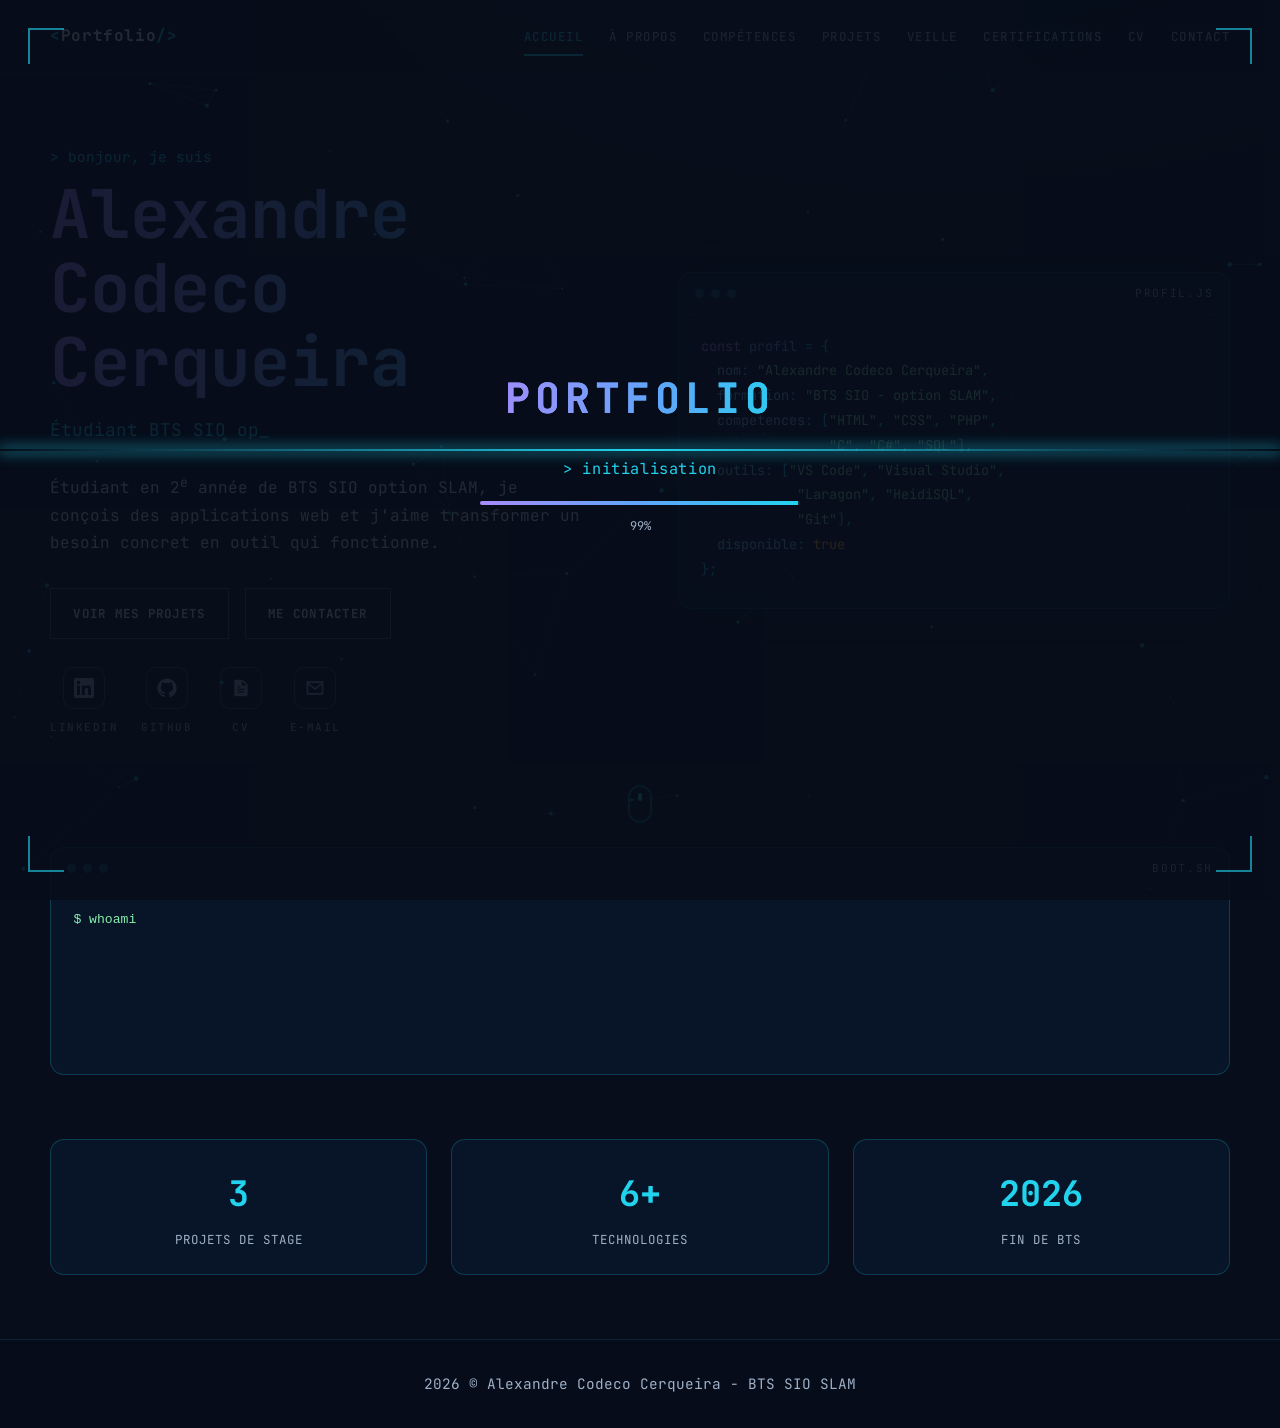
<file: index.html>
<!DOCTYPE html>
<html lang="fr">
<head>
  <meta charset="UTF-8">
  <meta name="viewport" content="width=device-width, initial-scale=1.0">
  <meta name="description" content="Portfolio d'Alexandre Codeco Cerqueira, étudiant en BTS SIO option SLAM (développement d'applications).">
  <title>Alexandre Codeco Cerqueira | Portfolio BTS SIO SLAM</title>

  <link rel="preconnect" href="https://fonts.googleapis.com">
  <link rel="preconnect" href="https://fonts.gstatic.com" crossorigin>
  <link href="https://fonts.googleapis.com/css2?family=JetBrains+Mono:wght@400;500;700&display=swap" rel="stylesheet">
  <link rel="stylesheet" href="css/style.css">
</head>
<body>
  <!-- Écran de chargement affiché avant la page d'accueil -->
  <div class="loader" id="loader" role="status" aria-label="Chargement du portfolio">
    <span class="loader-corner loader-corner--tl" aria-hidden="true"></span>
    <span class="loader-corner loader-corner--tr" aria-hidden="true"></span>
    <span class="loader-corner loader-corner--bl" aria-hidden="true"></span>
    <span class="loader-corner loader-corner--br" aria-hidden="true"></span>
    <span class="loader-scanline" aria-hidden="true"></span>

    <div class="loader-box">
      <h2 class="loader-title glitch" data-text="PORTFOLIO">PORTFOLIO</h2>
      <p class="loader-line">&gt; initialisation<span class="loader-dots" id="loader-dots"></span></p>
      <div class="loader-bar"><div class="loader-fill" id="loader-fill"></div></div>
      <p class="loader-pct" id="loader-pct">0%</p>
    </div>
  </div>

  <canvas id="bg-canvas" aria-hidden="true"></canvas>
  <div class="cursor-dot" aria-hidden="true"></div>
  <div class="cursor-ring" aria-hidden="true"></div>

  <header class="site-header">
    <nav class="container nav" aria-label="Navigation principale">
      <a href="index.html" class="logo">Portfolio</a>

      <button class="nav-toggle" aria-label="Ouvrir le menu" aria-expanded="false" aria-controls="nav-links">
        <span></span><span></span><span></span>
      </button>

      <ul class="nav-links" id="nav-links">
        <li><a href="index.html" aria-current="page">Accueil</a></li>
        <li><a href="apropos.html">À propos</a></li>
        <li><a href="competences.html">Compétences</a></li>
        <li><a href="projets.html">Projets</a></li>
        <li><a href="veille.html">Veille</a></li>
        <li><a href="certifications.html">Certifications</a></li>
        <li><a href="cv.html">CV</a></li>
        <li><a href="contact.html">Contact</a></li>
      </ul>
    </nav>
  </header>

  <main>
    <section class="container hero">
      <div class="hero-text reveal">
        <p class="eyebrow">&gt; bonjour, je suis</p>
        <h1 class="gradient-text glitch" data-text="Alexandre Codeco Cerqueira">Alexandre Codeco Cerqueira</h1>
        <p class="role"><span id="typed"></span><span class="caret" aria-hidden="true">_</span></p>
        <p class="intro">
          Étudiant en 2<sup>e</sup> année de BTS SIO option SLAM, je conçois des applications web
          et j'aime transformer un besoin concret en outil qui fonctionne.
        </p>
        <div class="hero-actions">
          <a href="projets.html" class="btn">Voir mes projets</a>
          <a href="contact.html" class="btn">Me contacter</a>
        </div>

        <!-- Icônes de réseaux : TODO remplace l'URL LinkedIn par ton vrai profil -->
        <div class="social-row">
          <a href="https://www.linkedin.com/in/alexandre-codeco-cerqueira-8b853b3ab/" target="_blank" rel="noopener" class="social-item" aria-label="LinkedIn">
            <span class="social-icon"><svg viewBox="0 0 24 24" fill="currentColor" aria-hidden="true"><path d="M20.45 20.45h-3.56v-5.57c0-1.33-.02-3.04-1.85-3.04-1.86 0-2.14 1.45-2.14 2.94v5.67H9.34V9h3.42v1.56h.05c.48-.9 1.64-1.85 3.38-1.85 3.61 0 4.28 2.38 4.28 5.47v6.27ZM5.34 7.43a2.07 2.07 0 1 1 0-4.14 2.07 2.07 0 0 1 0 4.14ZM7.12 20.45H3.56V9h3.56v11.45ZM22.22 0H1.77C.8 0 0 .78 0 1.75v20.5C0 23.22.8 24 1.77 24h20.45C23.2 24 24 23.22 24 22.25V1.75C24 .78 23.2 0 22.22 0Z"/></svg></span>
            <span class="social-label">LinkedIn</span>
          </a>
          <a href="https://github.com/alexandrecodeco40" target="_blank" rel="noopener" class="social-item" aria-label="GitHub">
            <span class="social-icon"><svg viewBox="0 0 24 24" fill="currentColor" aria-hidden="true"><path d="M12 .5C5.73.5.5 5.73.5 12.03c0 5.05 3.29 9.33 7.84 10.84.57.1.78-.25.78-.55 0-.27-.01-1.17-.02-2.12-3.19.69-3.86-1.36-3.86-1.36-.52-1.33-1.28-1.68-1.28-1.68-1.04-.71.08-.7.08-.7 1.16.08 1.76 1.19 1.76 1.19 1.03 1.76 2.7 1.25 3.36.95.1-.75.4-1.25.73-1.54-2.55-.29-5.23-1.27-5.23-5.68 0-1.25.45-2.28 1.18-3.08-.12-.29-.51-1.46.11-3.04 0 0 .96-.31 3.15 1.18a10.9 10.9 0 0 1 5.74 0c2.19-1.49 3.15-1.18 3.15-1.18.62 1.58.23 2.75.11 3.04.73.8 1.18 1.83 1.18 3.08 0 4.42-2.69 5.39-5.25 5.67.41.36.78 1.07.78 2.16 0 1.56-.01 2.81-.01 3.19 0 .3.21.66.79.55A10.53 10.53 0 0 0 23.5 12.03C23.5 5.73 18.27.5 12 .5Z"/></svg></span>
            <span class="social-label">GitHub</span>
          </a>
          <a href="cv/CV_Alexandre_Codeco_Cerqueira.pdf" target="_blank" rel="noopener" class="social-item" aria-label="CV (PDF)">
            <span class="social-icon"><svg viewBox="0 0 24 24" fill="currentColor" aria-hidden="true"><path d="M6 2a2 2 0 0 0-2 2v16a2 2 0 0 0 2 2h12a2 2 0 0 0 2-2V8l-6-6H6Zm7 1.5L18.5 9H13V3.5ZM8 13h8v1.5H8V13Zm0 3h8v1.5H8V16Zm0-6h3v1.5H8V10Z"/></svg></span>
            <span class="social-label">CV</span>
          </a>
          <a href="mailto:alexandrecodeco40@gmail.com" class="social-item" aria-label="E-mail">
            <span class="social-icon"><svg viewBox="0 0 24 24" fill="currentColor" aria-hidden="true"><path d="M2 4h20v16H2V4Zm2 2v.01L12 12l8-5.99V6H4Zm16 2.24-7.4 5.55a1 1 0 0 1-1.2 0L4 8.24V18h16V8.24Z"/></svg></span>
            <span class="social-label">E-mail</span>
          </a>
        </div>
      </div>

      <aside class="code-card reveal" id="code-card" aria-label="Aperçu du profil sous forme de code">
        <div class="code-card-bar">
          <span class="dots"><i></i><i></i><i></i></span>
          <span class="code-card-title">profil.js</span>
        </div>
<pre><code id="profil-code"><span class="c-key">const</span> <span class="c-var">profil</span> = {
  <span class="c-prop">nom</span>: <span class="c-str">"Alexandre Codeco Cerqueira"</span>,
  <span class="c-prop">formation</span>: <span class="c-str">"BTS SIO - option SLAM"</span>,
  <span class="c-prop">competences</span>: [<span class="c-str">"HTML"</span>, <span class="c-str">"CSS"</span>, <span class="c-str">"PHP"</span>,
                <span class="c-str">"C"</span>, <span class="c-str">"C#"</span>, <span class="c-str">"SQL"</span>],
  <span class="c-prop">outils</span>: [<span class="c-str">"VS Code"</span>, <span class="c-str">"Visual Studio"</span>,
            <span class="c-str">"Laragon"</span>, <span class="c-str">"HeidiSQL"</span>,
            <span class="c-str">"Git"</span>],
  <span class="c-prop">disponible</span>: <span class="c-bool">true</span>
};</code></pre>
      </aside>
    </section>

    <div class="scroll-indicator" aria-hidden="true">
      <span class="scroll-mouse"><span class="scroll-wheel"></span></span>
    </div>

    <!-- Écran "boot" façon vieux terminal, rempli ligne par ligne par main.js -->
    <section class="container reveal">
      <div class="boot-terminal" aria-label="Terminal de démarrage">
        <div class="code-card-bar">
          <span class="dots"><i></i><i></i><i></i></span>
          <span class="code-card-title">boot.sh</span>
        </div>
        <pre class="boot-output" id="boot-output" aria-hidden="true"></pre>
      </div>
    </section>

    <section class="container stats reveal">
      <div class="stat"><span class="stat-num">3</span><span class="stat-label">projets de stage</span></div>
      <div class="stat"><span class="stat-num">6+</span><span class="stat-label">technologies</span></div>
      <div class="stat"><span class="stat-num">2026</span><span class="stat-label">fin de BTS</span></div>
    </section>
  </main>

  <footer class="site-footer">
    <p>2026 © Alexandre Codeco Cerqueira - BTS SIO SLAM</p>
  </footer>

  <script src="js/main.js"></script>
</body>
</html>
</file>
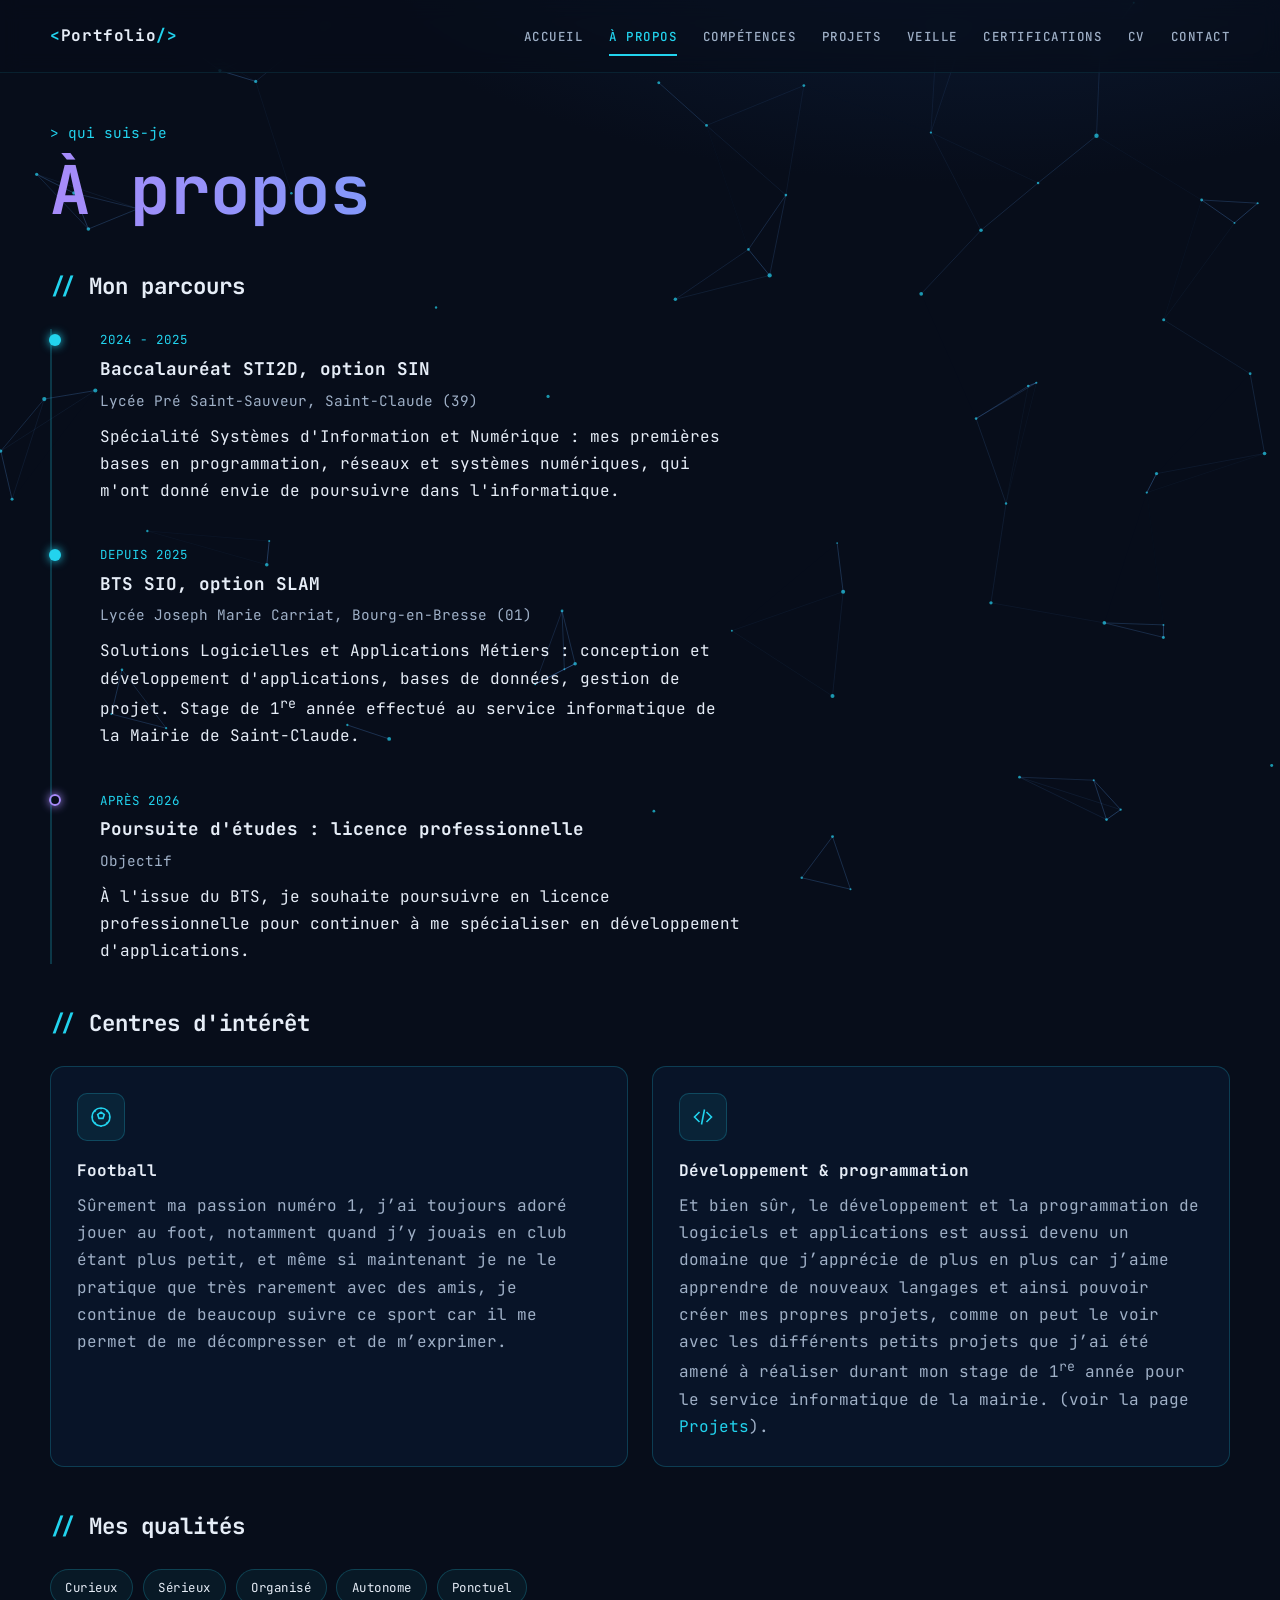
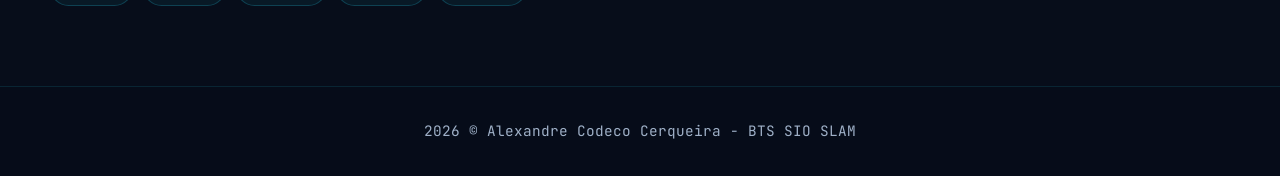
<file: apropos.html>
<!DOCTYPE html>
<html lang="fr">
<head>
  <meta charset="UTF-8">
  <meta name="viewport" content="width=device-width, initial-scale=1.0">
  <meta name="description" content="Parcours, formation et objectifs d'Alexandre Codeco Cerqueira, étudiant en BTS SIO SLAM.">
  <title>À propos | Alexandre Codeco Cerqueira</title>

  <link rel="preconnect" href="https://fonts.googleapis.com">
  <link rel="preconnect" href="https://fonts.gstatic.com" crossorigin>
  <link href="https://fonts.googleapis.com/css2?family=JetBrains+Mono:wght@400;500;700&display=swap" rel="stylesheet">
  <link rel="stylesheet" href="css/style.css">
</head>
<body>
  <canvas id="bg-canvas" aria-hidden="true"></canvas>
  <div class="cursor-dot" aria-hidden="true"></div>
  <div class="cursor-ring" aria-hidden="true"></div>

  <header class="site-header">
    <nav class="container nav" aria-label="Navigation principale">
      <a href="index.html" class="logo">Portfolio</a>

      <button class="nav-toggle" aria-label="Ouvrir le menu" aria-expanded="false" aria-controls="nav-links">
        <span></span><span></span><span></span>
      </button>

      <ul class="nav-links" id="nav-links">
        <li><a href="index.html">Accueil</a></li>
        <li><a href="apropos.html" aria-current="page">À propos</a></li>
        <li><a href="competences.html">Compétences</a></li>
        <li><a href="projets.html">Projets</a></li>
        <li><a href="veille.html">Veille</a></li>
        <li><a href="certifications.html">Certifications</a></li>
        <li><a href="cv.html">CV</a></li>
        <li><a href="contact.html">Contact</a></li>
      </ul>
    </nav>
  </header>

  <main class="container page">
    <section class="page-head reveal">
      <p class="eyebrow">&gt; qui suis-je</p>
      <h1 class="gradient-text">À propos</h1>
    </section>

    <!-- Parcours scolaire présenté comme une frise / timeline -->
    <section class="reveal">
      <h2 class="section-title">Mon parcours</h2>
      <ol class="timeline">
        <li class="timeline-item">
          <span class="timeline-dot"></span>
          <div class="timeline-content">
            <p class="timeline-date">2024 - 2025</p>
            <h3>Baccalauréat STI2D, option SIN</h3>
            <p class="timeline-sub">Lycée Pré Saint-Sauveur, Saint-Claude (39)</p>
            <p>
              Spécialité Systèmes d'Information et Numérique : mes premières bases en programmation,
              réseaux et systèmes numériques, qui m'ont donné envie de poursuivre dans l'informatique.
            </p>
          </div>
        </li>
        <li class="timeline-item">
          <span class="timeline-dot"></span>
          <div class="timeline-content">
            <p class="timeline-date">Depuis 2025</p>
            <h3>BTS SIO, option SLAM</h3>
            <p class="timeline-sub">Lycée Joseph Marie Carriat, Bourg-en-Bresse (01)</p>
            <p>
              Solutions Logicielles et Applications Métiers : conception et développement d'applications,
              bases de données, gestion de projet. Stage de 1<sup>re</sup> année effectué au service
              informatique de la Mairie de Saint-Claude.
            </p>
          </div>
        </li>
        <li class="timeline-item">
          <span class="timeline-dot timeline-dot--future"></span>
          <div class="timeline-content">
            <p class="timeline-date">Après 2026</p>
            <h3>Poursuite d'études : licence professionnelle</h3>
            <p class="timeline-sub">Objectif</p>
            <p>
              À l'issue du BTS, je souhaite poursuivre en licence professionnelle pour continuer
              à me spécialiser en développement d'applications.
            </p>
          </div>
        </li>
      </ol>
    </section>

    <!-- Centres d'intérêt -->
    <section class="reveal">
      <h2 class="section-title">Centres d'intérêt</h2>

      <div class="interest-grid">
        <div class="interest-card">
          <div class="interest-icon">
            <svg viewBox="0 0 24 24" fill="none" stroke="currentColor" stroke-width="1.6" aria-hidden="true">
              <circle cx="12" cy="12" r="9"/>
              <path d="M12 7.2 15.3 9.6 14 13.4h-4L8.7 9.6 12 7.2Z"/>
              <path d="M12 3v1.2M12 20.8V22M3 12h1.2M19.8 12H21M5.6 5.6l1 1M17.4 17.4l1 1M18.4 5.6l-1 1M6.6 17.4l-1 1"/>
            </svg>
          </div>
          <h3>Football</h3>
          <p>Sûrement ma passion numéro 1, j’ai toujours adoré jouer au foot, notamment quand j’y jouais en club étant plus petit, et même si maintenant je ne le pratique que très rarement avec des amis, je continue de beaucoup suivre ce sport car il me permet de me décompresser et de m’exprimer.</p>
        </div>

        <div class="interest-card">
          <div class="interest-icon">
            <svg viewBox="0 0 24 24" fill="none" stroke="currentColor" stroke-width="1.6" aria-hidden="true">
              <path d="M8.5 7 3.5 12l5 5M15.5 7l5 5-5 5M13.5 4.5 10.5 19.5"/>
            </svg>
          </div>
          <h3>Développement &amp; programmation</h3>
          <p>
            Et bien sûr, le développement et la programmation de logiciels et applications est aussi devenu un domaine que j’apprécie de plus en plus car j’aime apprendre de nouveaux langages et ainsi pouvoir créer mes propres projets, comme on peut le voir avec les différents petits projets que j’ai été amené à réaliser durant mon stage de 1<sup>re</sup> année pour le service informatique de la mairie.
            (voir la page <a href="projets.html">Projets</a>).
          </p>
        </div>
      </div>
    </section>

    <!-- Qualités, tirées du CV -->
    <section class="reveal">
      <h2 class="section-title">Mes qualités</h2>
      <ul class="tag-list">
        <li class="tag">Curieux</li>
        <li class="tag">Sérieux</li>
        <li class="tag">Organisé</li>
        <li class="tag">Autonome</li>
        <li class="tag">Ponctuel</li>
      </ul>
    </section>
  </main>

  <footer class="site-footer">
    <p>2026 © Alexandre Codeco Cerqueira - BTS SIO SLAM</p>
  </footer>

  <script src="js/main.js"></script>
</body>
</html>
</file>
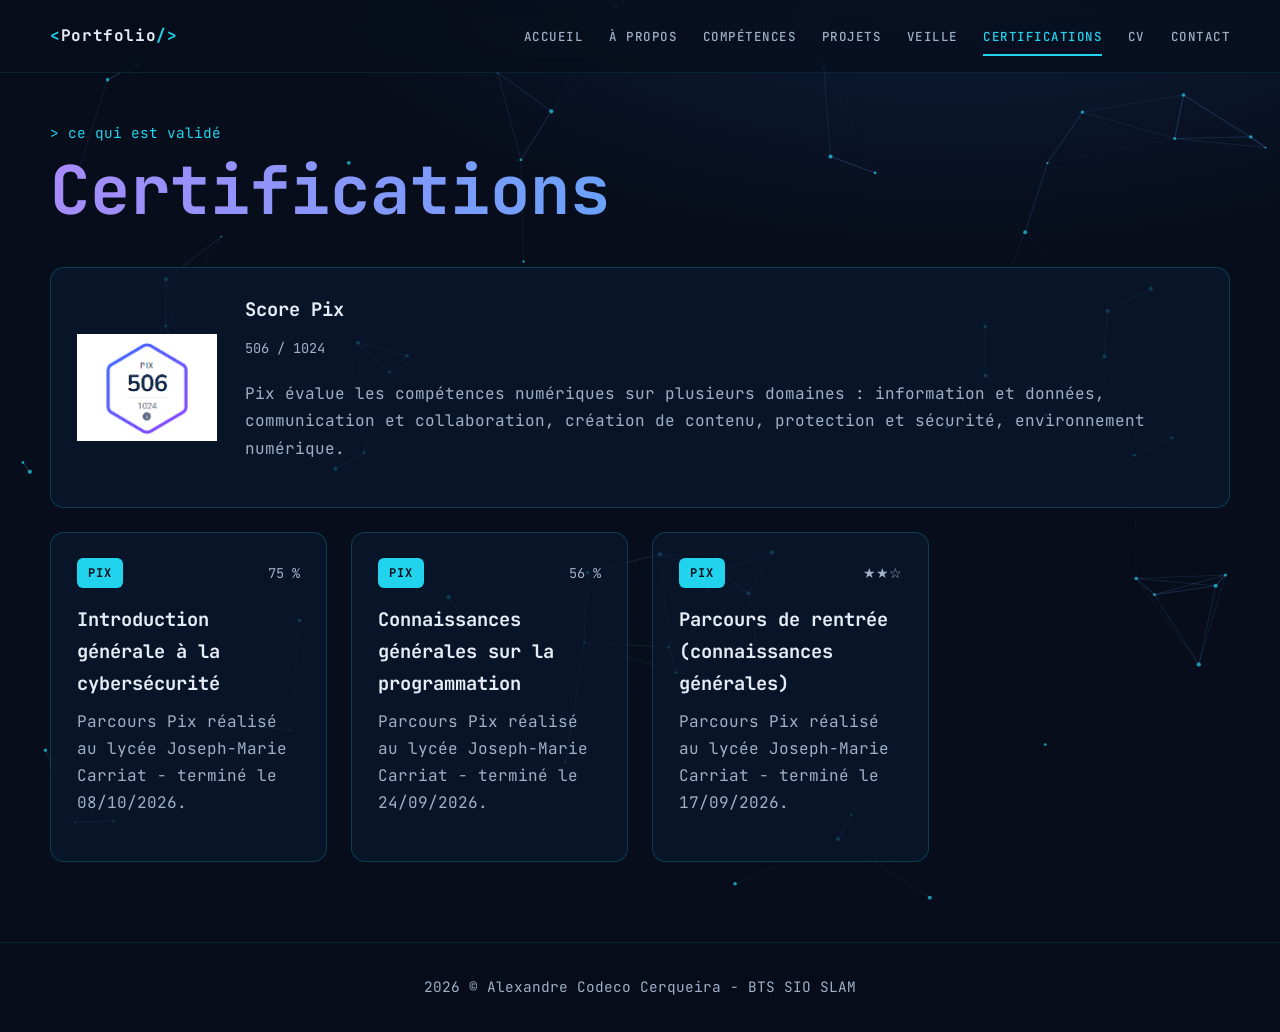
<file: certifications.html>
<!DOCTYPE html>
<html lang="fr">
<head>
  <meta charset="UTF-8">
  <meta name="viewport" content="width=device-width, initial-scale=1.0">
  <meta name="description" content="Certifications d'Alexandre Codeco Cerqueira, étudiant en BTS SIO SLAM.">
  <title>Certifications | Alexandre Codeco Cerqueira</title>

  <link rel="preconnect" href="https://fonts.googleapis.com">
  <link rel="preconnect" href="https://fonts.gstatic.com" crossorigin>
  <link href="https://fonts.googleapis.com/css2?family=JetBrains+Mono:wght@400;500;700&display=swap" rel="stylesheet">
  <link rel="stylesheet" href="css/style.css">
</head>
<body>
  <canvas id="bg-canvas" aria-hidden="true"></canvas>
  <div class="cursor-dot" aria-hidden="true"></div>
  <div class="cursor-ring" aria-hidden="true"></div>

  <header class="site-header">
    <nav class="container nav" aria-label="Navigation principale">
      <a href="index.html" class="logo">Portfolio</a>

      <button class="nav-toggle" aria-label="Ouvrir le menu" aria-expanded="false" aria-controls="nav-links">
        <span></span><span></span><span></span>
      </button>

      <ul class="nav-links" id="nav-links">
        <li><a href="index.html">Accueil</a></li>
        <li><a href="apropos.html">À propos</a></li>
        <li><a href="competences.html">Compétences</a></li>
        <li><a href="projets.html">Projets</a></li>
        <li><a href="veille.html">Veille</a></li>
        <li><a href="certifications.html" aria-current="page">Certifications</a></li>
        <li><a href="cv.html">CV</a></li>
        <li><a href="contact.html">Contact</a></li>
      </ul>
    </nav>
  </header>

  <main class="container page">
    <section class="page-head reveal">
      <p class="eyebrow">&gt; ce qui est validé</p>
      <h1 class="gradient-text">Certifications</h1>
    </section>

    <section class="reveal">
      <div class="cert-grid">
        <div class="cert-card cert-card--featured">
          <img class="cert-score-badge" src="img/pix-score-506.png" alt="Badge Pix : score 506 sur 1024">
          <div>
            <h3>Score Pix</h3>
            <p><span class="cert-score">506 / 1024</span></p>
            <p>
              Pix évalue les compétences numériques sur plusieurs domaines : information et données,
              communication et collaboration, création de contenu, protection et sécurité,
              environnement numérique.
            </p>
            <!-- TODO : si tu passes la certification Pix officielle (épreuve surveillée),
                 remplace ce paragraphe par le lien de vérification de ton certificat. -->
          </div>
        </div>

        <div class="cert-card">
          <div class="cert-card-top">
            <span class="cert-badge">PIX</span>
            <span class="cert-score">75 %</span>
          </div>
          <h3>Introduction générale à la cybersécurité</h3>
          <p>Parcours Pix réalisé au lycée Joseph-Marie Carriat - terminé le 08/10/2026.</p>
        </div>

        <div class="cert-card">
          <div class="cert-card-top">
            <span class="cert-badge">PIX</span>
            <span class="cert-score">56 %</span>
          </div>
          <h3>Connaissances générales sur la programmation</h3>
          <p>Parcours Pix réalisé au lycée Joseph-Marie Carriat - terminé le 24/09/2026.</p>
        </div>

        <div class="cert-card">
          <div class="cert-card-top">
            <span class="cert-badge">PIX</span>
            <span class="cert-score">★★☆</span>
          </div>
          <h3>Parcours de rentrée (connaissances générales)</h3>
          <p>Parcours Pix réalisé au lycée Joseph-Marie Carriat - terminé le 17/09/2026.</p>
        </div>

        <!-- TODO : si tu passes SecNumacadémie, Cisco, ou une autre certification plus tard,
             duplique un bloc <div class="cert-card">...</div> comme celui-ci pour l'ajouter. -->
      </div>
    </section>
  </main>

  <footer class="site-footer">
    <p>2026 © Alexandre Codeco Cerqueira - BTS SIO SLAM</p>
  </footer>

  <script src="js/main.js"></script>
</body>
</html>
</file>
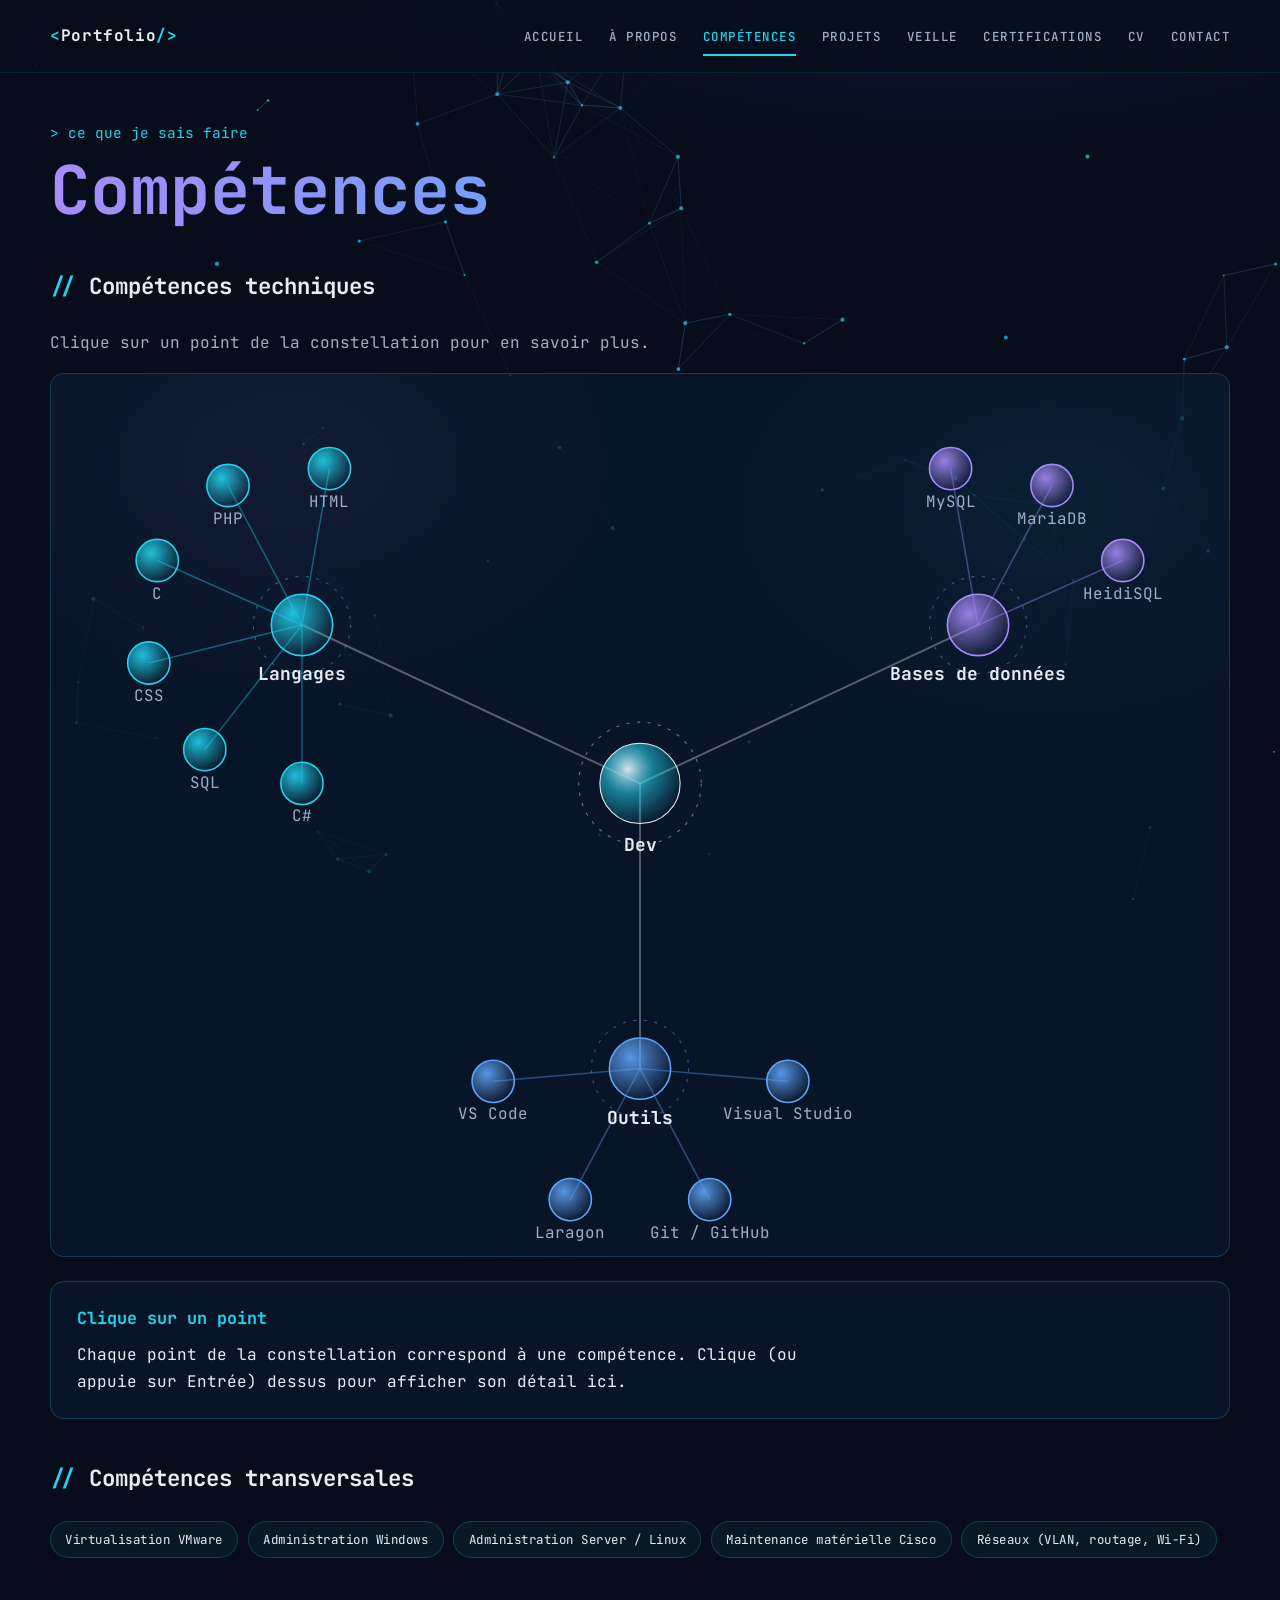
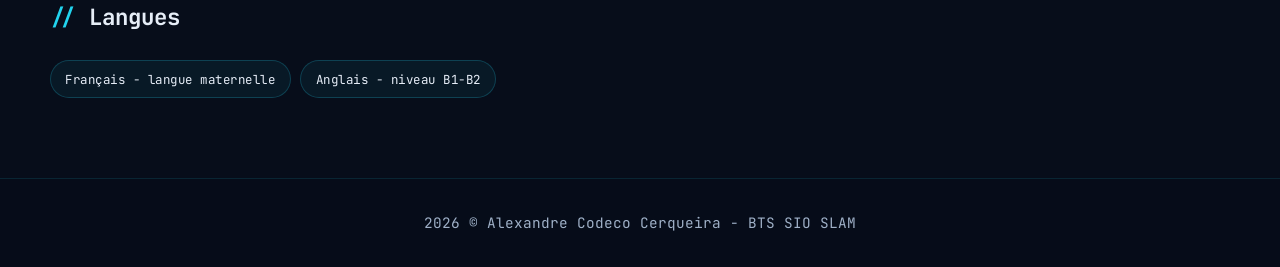
<file: competences.html>
<!DOCTYPE html>
<html lang="fr">
<head>
  <meta charset="UTF-8">
  <meta name="viewport" content="width=device-width, initial-scale=1.0">
  <meta name="description" content="Compétences techniques et transversales d'Alexandre Codeco Cerqueira, étudiant en BTS SIO SLAM.">
  <title>Compétences | Alexandre Codeco Cerqueira</title>

  <link rel="preconnect" href="https://fonts.googleapis.com">
  <link rel="preconnect" href="https://fonts.gstatic.com" crossorigin>
  <link href="https://fonts.googleapis.com/css2?family=JetBrains+Mono:wght@400;500;700&display=swap" rel="stylesheet">
  <link rel="stylesheet" href="css/style.css">
</head>
<body>
  <canvas id="bg-canvas" aria-hidden="true"></canvas>
  <div class="cursor-dot" aria-hidden="true"></div>
  <div class="cursor-ring" aria-hidden="true"></div>

  <header class="site-header">
    <nav class="container nav" aria-label="Navigation principale">
      <a href="index.html" class="logo">Portfolio</a>

      <button class="nav-toggle" aria-label="Ouvrir le menu" aria-expanded="false" aria-controls="nav-links">
        <span></span><span></span><span></span>
      </button>

      <ul class="nav-links" id="nav-links">
        <li><a href="index.html">Accueil</a></li>
        <li><a href="apropos.html">À propos</a></li>
        <li><a href="competences.html" aria-current="page">Compétences</a></li>
        <li><a href="projets.html">Projets</a></li>
        <li><a href="veille.html">Veille</a></li>
        <li><a href="certifications.html">Certifications</a></li>
        <li><a href="cv.html">CV</a></li>
        <li><a href="contact.html">Contact</a></li>
      </ul>
    </nav>
  </header>

  <main class="container page">
    <section class="page-head reveal">
      <p class="eyebrow">&gt; ce que je sais faire</p>
      <h1 class="gradient-text">Compétences</h1>
    </section>

    <!-- Compétences techniques : constellation interactive. Clique sur un point pour voir son détail. -->
    <section class="reveal">
      <h2 class="section-title">Compétences techniques</h2>
      <p class="muted-text">Clique sur un point de la constellation pour en savoir plus.</p>

      <div class="constellation-wrap">
        <svg class="constellation" viewBox="0 0 1100 820" role="group" aria-label="Carte des compétences techniques">
          <defs>
            <radialGradient id="gradCore" cx="35%" cy="32%" r="70%">
              <stop offset="0%" stop-color="#e6edf7" stop-opacity="0.95"/>
              <stop offset="45%" stop-color="#22d3ee" stop-opacity="0.55"/>
              <stop offset="100%" stop-color="#22d3ee" stop-opacity="0.05"/>
            </radialGradient>
            <radialGradient id="gradCyan" cx="35%" cy="32%" r="70%">
              <stop offset="0%" stop-color="#22d3ee" stop-opacity="0.9"/>
              <stop offset="100%" stop-color="#22d3ee" stop-opacity="0.05"/>
            </radialGradient>
            <radialGradient id="gradViolet" cx="35%" cy="32%" r="70%">
              <stop offset="0%" stop-color="#a78bfa" stop-opacity="0.9"/>
              <stop offset="100%" stop-color="#a78bfa" stop-opacity="0.05"/>
            </radialGradient>
            <radialGradient id="gradBlue" cx="35%" cy="32%" r="70%">
              <stop offset="0%" stop-color="#60a5fa" stop-opacity="0.9"/>
              <stop offset="100%" stop-color="#60a5fa" stop-opacity="0.05"/>
            </radialGradient>
          </defs>

          <!-- Traits reliant le centre aux 3 familles, puis chaque famille à ses compétences -->
          <g class="constellation-edges">
            <line class="edge edge-core" x1="550" y1="380" x2="230" y2="230"></line>
            <line class="edge edge-core" x1="550" y1="380" x2="870" y2="230"></line>
            <line class="edge edge-core" x1="550" y1="380" x2="550" y2="650"></line>

            <!-- Langages -->
            <line class="edge edge-lang" x1="230" y1="230" x2="256" y2="82"></line>
            <line class="edge edge-lang" x1="230" y1="230" x2="160" y2="98"></line>
            <line class="edge edge-lang" x1="230" y1="230" x2="93"  y2="169"></line>
            <line class="edge edge-lang" x1="230" y1="230" x2="85"  y2="266"></line>
            <line class="edge edge-lang" x1="230" y1="230" x2="138" y2="348"></line>
            <line class="edge edge-lang" x1="230" y1="230" x2="230" y2="380"></line>

            <!-- Bases de données -->
            <line class="edge edge-bdd" x1="870" y1="230" x2="844"  y2="82"></line>
            <line class="edge edge-bdd" x1="870" y1="230" x2="940"  y2="98"></line>
            <line class="edge edge-bdd" x1="870" y1="230" x2="1007" y2="169"></line>

            <!-- Outils -->
            <line class="edge edge-outils" x1="550" y1="650" x2="411" y2="662"></line>
            <line class="edge edge-outils" x1="550" y1="650" x2="484" y2="774"></line>
            <line class="edge edge-outils" x1="550" y1="650" x2="616" y2="774"></line>
            <line class="edge edge-outils" x1="550" y1="650" x2="690" y2="662"></line>
          </g>

          <!-- Centre -->
          <g class="skill-node skill-node--core" tabindex="0" role="button"
             data-title="Compétences techniques"
             data-desc="L'ensemble des langages, bases de données et outils que j'utilise pour développer des applications web, acquis en cours et pendant mon stage."
             transform="translate(550,380)">
            <circle class="orbit-ring" r="58"></circle>
            <circle class="node-core" r="38" fill="url(#gradCore)"></circle>
            <text class="skill-label skill-label--lg" y="64">Dev</text>
          </g>

          <!-- Hub Langages -->
          <g class="skill-node skill-node--hub skill-node--lang" tabindex="0" role="button"
             data-title="Langages"
             data-desc="Les langages de programmation que j'ai appris et pratiqués durant ma formation et mon stage."
             transform="translate(230,230)">
            <circle class="orbit-ring" r="46"></circle>
            <circle r="29" fill="url(#gradCyan)"></circle>
            <text class="skill-label skill-label--lg" y="52">Langages</text>
          </g>

          <!-- Hub BDD -->
          <g class="skill-node skill-node--hub skill-node--bdd" tabindex="0" role="button"
             data-title="Bases de données / SGBD"
             data-desc="Les systèmes de gestion de bases de données utilisés pour stocker et interroger les données de mes applications."
             transform="translate(870,230)">
            <circle class="orbit-ring" r="46"></circle>
            <circle r="29" fill="url(#gradViolet)"></circle>
            <text class="skill-label skill-label--lg" y="52">Bases de données</text>
          </g>

          <!-- Hub Outils -->
          <g class="skill-node skill-node--hub skill-node--outils" tabindex="0" role="button"
             data-title="Outils"
             data-desc="Les logiciels et environnements que j'utilise au quotidien pour développer, versionner et déployer mes projets."
             transform="translate(550,650)">
            <circle class="orbit-ring" r="46"></circle>
            <circle r="29" fill="url(#gradBlue)"></circle>
            <text class="skill-label skill-label--lg" y="52">Outils</text>
          </g>

          <!-- Nœuds Langages -->
          <g class="skill-node skill-node--lang" tabindex="0" role="button" data-title="HTML"
             data-desc="HTML est le langage qui structure le contenu d'une page web : titres, paragraphes, images, liens. C'est la toute première brique de ce portfolio."
             transform="translate(256,82)">
            <circle r="20" fill="url(#gradCyan)"></circle><text class="skill-label" y="36">HTML</text>
          </g>
          <g class="skill-node skill-node--lang" tabindex="0" role="button" data-title="PHP"
             data-desc="PHP est un langage côté serveur qui permet de générer des pages dynamiques et de dialoguer avec une base de données. C'est le langage principal de mes 3 projets de stage."
             transform="translate(160,98)">
            <circle r="20" fill="url(#gradCyan)"></circle><text class="skill-label" y="36">PHP</text>
          </g>
          <g class="skill-node skill-node--lang" tabindex="0" role="button" data-title="C"
             data-desc="Le C est un langage bas niveau étudié en cours, utile pour comprendre en profondeur la mémoire et les algorithmes."
             transform="translate(93,169)">
            <circle r="20" fill="url(#gradCyan)"></circle><text class="skill-label" y="36">C</text>
          </g>
          <g class="skill-node skill-node--lang" tabindex="0" role="button" data-title="CSS"
             data-desc="CSS permet de mettre en forme une page HTML : couleurs, polices, mise en page, responsive. C'est ce qui donne au portfolio son identité visuelle."
             transform="translate(85,266)">
            <circle r="20" fill="url(#gradCyan)"></circle><text class="skill-label" y="36">CSS</text>
          </g>
          <g class="skill-node skill-node--lang" tabindex="0" role="button" data-title="SQL"
             data-desc="SQL est le langage utilisé pour interroger et manipuler une base de données relationnelle. Je l'utilise avec MySQL/MariaDB sur mes 3 projets de stage."
             transform="translate(138,348)">
            <circle r="20" fill="url(#gradCyan)"></circle><text class="skill-label" y="36">SQL</text>
          </g>
          <g class="skill-node skill-node--lang" tabindex="0" role="button" data-title="C#"
             data-desc="Le C# est un langage orienté objet, étudié en BTS notamment avec Visual Studio pour développer des applications."
             transform="translate(230,380)">
            <circle r="20" fill="url(#gradCyan)"></circle><text class="skill-label" y="36">C#</text>
          </g>

          <!-- Nœuds Bases de données -->
          <g class="skill-node skill-node--bdd" tabindex="0" role="button" data-title="MySQL"
             data-desc="Système de gestion de base de données relationnelle que j'ai utilisé pour stocker les données de mes applications PHP développées en stage."
             transform="translate(844,82)">
            <circle r="20" fill="url(#gradViolet)"></circle><text class="skill-label" y="36">MySQL</text>
          </g>
          <g class="skill-node skill-node--bdd" tabindex="0" role="button" data-title="MariaDB"
             data-desc="Une alternative compatible à MySQL, utilisée sur les serveurs de la mairie pour héberger les bases de données de mes projets."
             transform="translate(940,98)">
            <circle r="20" fill="url(#gradViolet)"></circle><text class="skill-label" y="36">MariaDB</text>
          </g>
          <g class="skill-node skill-node--bdd" tabindex="0" role="button" data-title="HeidiSQL"
             data-desc="Un outil graphique pour visualiser et modifier facilement une base MySQL/MariaDB, sans écrire toutes les requêtes à la main."
             transform="translate(1007,169)">
            <circle r="20" fill="url(#gradViolet)"></circle><text class="skill-label" y="36">HeidiSQL</text>
          </g>

          <!-- Nœuds Outils -->
          <g class="skill-node skill-node--outils" tabindex="0" role="button" data-title="VS Code"
             data-desc="Mon éditeur de code principal au quotidien, pour écrire du HTML, du CSS, du PHP et bien d'autres langages."
             transform="translate(411,662)">
            <circle r="20" fill="url(#gradBlue)"></circle><text class="skill-label" y="36">VS Code</text>
          </g>
          <g class="skill-node skill-node--outils" tabindex="0" role="button" data-title="Laragon"
             data-desc="Un environnement de développement local qui permet de lancer facilement un serveur PHP et une base MySQL sur mon ordinateur."
             transform="translate(484,774)">
            <circle r="20" fill="url(#gradBlue)"></circle><text class="skill-label" y="36">Laragon</text>
          </g>
          <g class="skill-node skill-node--outils" tabindex="0" role="button" data-title="Git / GitHub"
             data-desc="Git me permet de suivre l'historique de mes projets, et GitHub d'héberger mon code en ligne — c'est d'ailleurs ce qui héberge ce portfolio."
             transform="translate(616,774)">
            <circle r="20" fill="url(#gradBlue)"></circle><text class="skill-label" y="36">Git / GitHub</text>
          </g>
          <g class="skill-node skill-node--outils" tabindex="0" role="button" data-title="Visual Studio"
             data-desc="Un environnement de développement plus complet, utilisé notamment pour programmer en C#."
             transform="translate(690,662)">
            <circle r="20" fill="url(#gradBlue)"></circle><text class="skill-label" y="36">Visual Studio</text>
          </g>
        </svg>
      </div>

      <!-- Panneau qui affiche le détail du point cliqué -->
      <div class="skill-info" id="skill-info">
        <h3 id="skill-info-title">Clique sur un point</h3>
        <p id="skill-info-desc">Chaque point de la constellation correspond à une compétence. Clique (ou appuie sur Entrée) dessus pour afficher son détail ici.</p>
      </div>
    </section>

    <!-- Compétences transversales -->
    <section class="reveal">
      <h2 class="section-title">Compétences transversales</h2>
      <ul class="tag-list">
        <li class="tag">Virtualisation VMware</li>
        <li class="tag">Administration Windows</li>
        <li class="tag">Administration Server / Linux</li>
        <li class="tag">Maintenance matérielle Cisco</li>
        <li class="tag">Réseaux (VLAN, routage, Wi-Fi)</li>
        <!-- TODO : ajoute "travail en équipe", "communication", "gestion de projet" si tu as
             des exemples concrets issus de tes projets ou de ton stage pour les illustrer -->
      </ul>
    </section>

    <!-- Langues -->
    <section class="reveal">
      <h2 class="section-title">Langues</h2>
      <ul class="tag-list">
        <li class="tag">Français - langue maternelle</li>
        <li class="tag">Anglais - niveau B1-B2</li>
      </ul>
    </section>
  </main>

  <footer class="site-footer">
    <p>2026 © Alexandre Codeco Cerqueira - BTS SIO SLAM</p>
  </footer>

  <script src="js/main.js"></script>
</body>
</html>
</file>
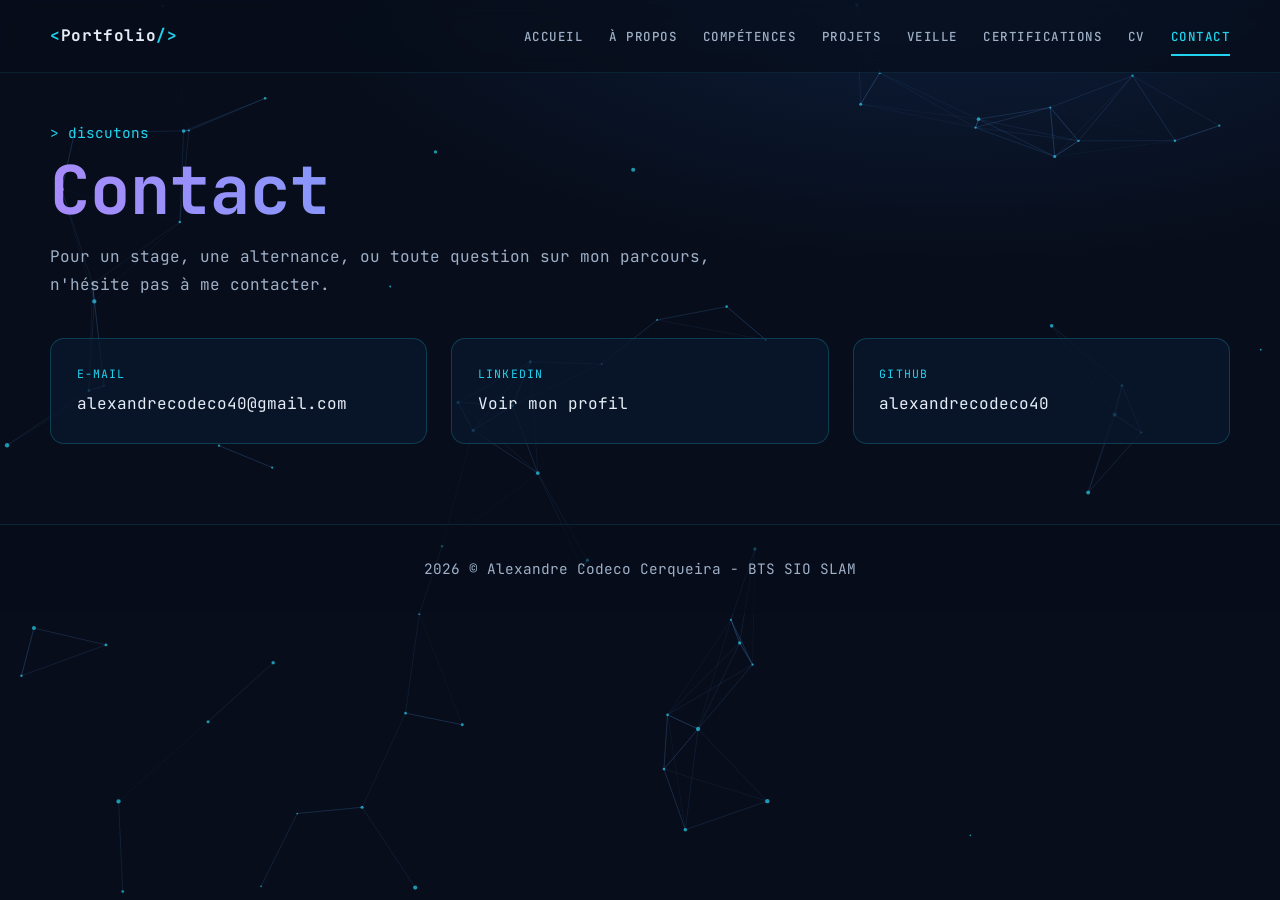
<file: contact.html>
<!DOCTYPE html>
<html lang="fr">
<head>
  <meta charset="UTF-8">
  <meta name="viewport" content="width=device-width, initial-scale=1.0">
  <meta name="description" content="Contacter Alexandre Codeco Cerqueira, étudiant en BTS SIO SLAM.">
  <title>Contact | Alexandre Codeco Cerqueira</title>

  <link rel="preconnect" href="https://fonts.googleapis.com">
  <link rel="preconnect" href="https://fonts.gstatic.com" crossorigin>
  <link href="https://fonts.googleapis.com/css2?family=JetBrains+Mono:wght@400;500;700&display=swap" rel="stylesheet">
  <link rel="stylesheet" href="css/style.css">
</head>
<body>
  <canvas id="bg-canvas" aria-hidden="true"></canvas>
  <div class="cursor-dot" aria-hidden="true"></div>
  <div class="cursor-ring" aria-hidden="true"></div>

  <header class="site-header">
    <nav class="container nav" aria-label="Navigation principale">
      <a href="index.html" class="logo">Portfolio</a>

      <button class="nav-toggle" aria-label="Ouvrir le menu" aria-expanded="false" aria-controls="nav-links">
        <span></span><span></span><span></span>
      </button>

      <ul class="nav-links" id="nav-links">
        <li><a href="index.html">Accueil</a></li>
        <li><a href="apropos.html">À propos</a></li>
        <li><a href="competences.html">Compétences</a></li>
        <li><a href="projets.html">Projets</a></li>
        <li><a href="veille.html">Veille</a></li>
        <li><a href="certifications.html">Certifications</a></li>
        <li><a href="cv.html">CV</a></li>
        <li><a href="contact.html" aria-current="page">Contact</a></li>
      </ul>
    </nav>
  </header>

  <main class="container page">
    <section class="page-head reveal">
      <p class="eyebrow">&gt; discutons</p>
      <h1 class="gradient-text">Contact</h1>
      <p class="muted-text">
        Pour un stage, une alternance, ou toute question sur mon parcours, n'hésite pas à me contacter.
      </p>
    </section>

    <section class="reveal">
      <div class="contact-grid">
        <a class="contact-card" href="mailto:alexandrecodeco40@gmail.com">
          <span class="contact-label">E-mail</span>
          <span class="contact-value">alexandrecodeco40@gmail.com</span>
        </a>

        
        <a class="contact-card" href="https://www.linkedin.com/in/alexandre-codeco-cerqueira-8b853b3ab/" target="_blank" rel="noopener">
          <span class="contact-label">LinkedIn</span>
          <span class="contact-value">Voir mon profil</span>
        </a>

        <a class="contact-card" href="https://github.com/alexandrecodeco40" target="_blank" rel="noopener">
          <span class="contact-label">GitHub</span>
          <span class="contact-value">alexandrecodeco40</span>
        </a>
      </div>
    </section>
  </main>

  <footer class="site-footer">
    <p>2026 © Alexandre Codeco Cerqueira - BTS SIO SLAM</p>
  </footer>

  <script src="js/main.js"></script>
</body>
</html>
</file>
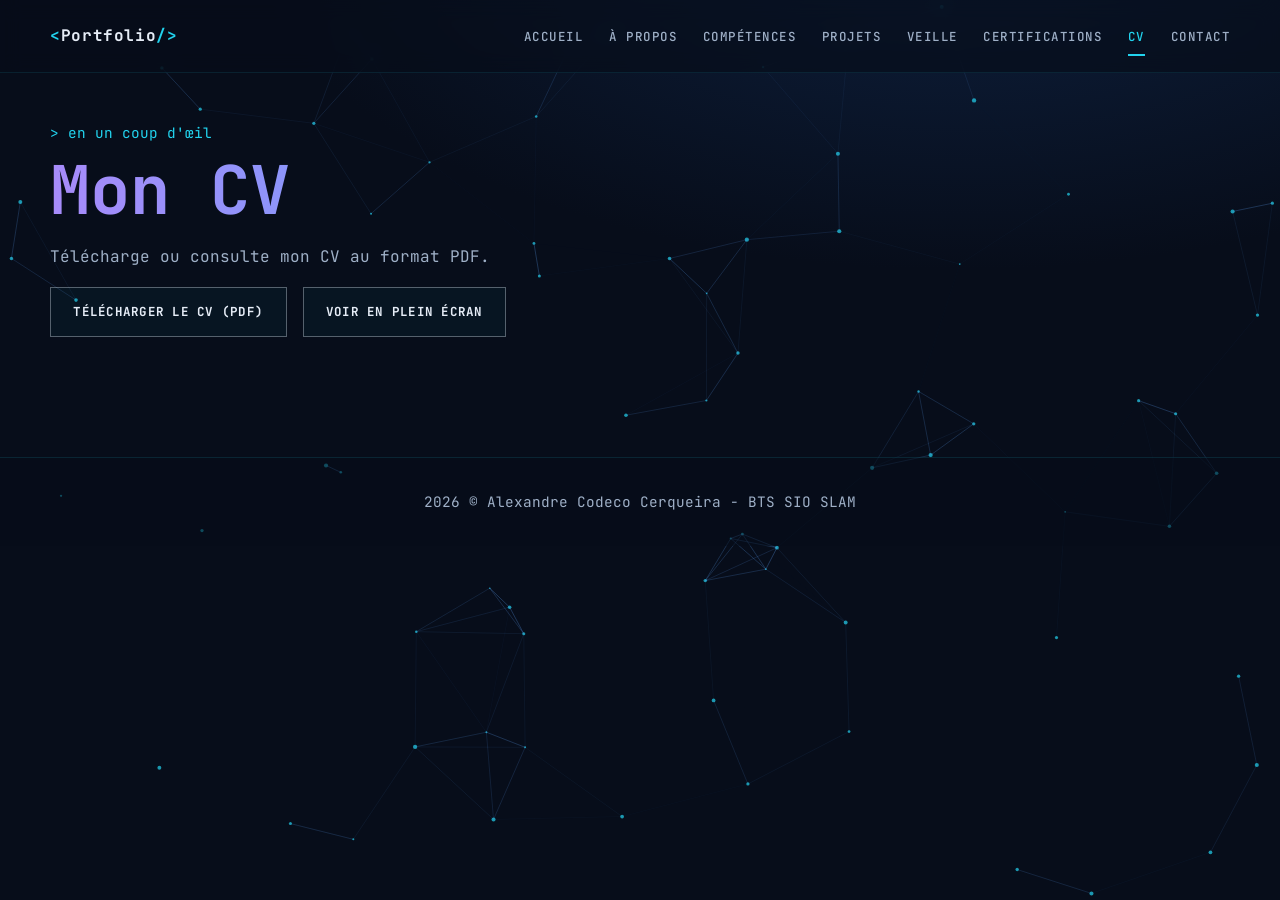
<file: cv.html>
<!DOCTYPE html>
<html lang="fr">
<head>
  <meta charset="UTF-8">
  <meta name="viewport" content="width=device-width, initial-scale=1.0">
  <meta name="description" content="CV téléchargeable d'Alexandre Codeco Cerqueira, étudiant en BTS SIO SLAM.">
  <title>CV | Alexandre Codeco Cerqueira</title>

  <link rel="preconnect" href="https://fonts.googleapis.com">
  <link rel="preconnect" href="https://fonts.gstatic.com" crossorigin>
  <link href="https://fonts.googleapis.com/css2?family=JetBrains+Mono:wght@400;500;700&display=swap" rel="stylesheet">
  <link rel="stylesheet" href="css/style.css">
</head>
<body>
  <canvas id="bg-canvas" aria-hidden="true"></canvas>
  <div class="cursor-dot" aria-hidden="true"></div>
  <div class="cursor-ring" aria-hidden="true"></div>

  <header class="site-header">
    <nav class="container nav" aria-label="Navigation principale">
      <a href="index.html" class="logo">Portfolio</a>

      <button class="nav-toggle" aria-label="Ouvrir le menu" aria-expanded="false" aria-controls="nav-links">
        <span></span><span></span><span></span>
      </button>

      <ul class="nav-links" id="nav-links">
        <li><a href="index.html">Accueil</a></li>
        <li><a href="apropos.html">À propos</a></li>
        <li><a href="competences.html">Compétences</a></li>
        <li><a href="projets.html">Projets</a></li>
        <li><a href="veille.html">Veille</a></li>
        <li><a href="certifications.html">Certifications</a></li>
        <li><a href="cv.html" aria-current="page">CV</a></li>
        <li><a href="contact.html">Contact</a></li>
      </ul>
    </nav>
  </header>

  <main class="container page">
    <section class="page-head reveal">
      <p class="eyebrow">&gt; en un coup d'œil</p>
      <h1 class="gradient-text">Mon CV</h1>
      <p class="muted-text">Télécharge ou consulte mon CV au format PDF.</p>
      <div class="hero-actions">
        <a href="cv/CV_Alexandre_Codeco_Cerqueira.pdf" class="btn" download>Télécharger le CV (PDF)</a>
        <a href="cv/CV_Alexandre_Codeco_Cerqueira.pdf" class="btn" target="_blank" rel="noopener">Voir en plein écran</a>
      </div>
    </section>

  </main>

  <footer class="site-footer">
    <p>2026 © Alexandre Codeco Cerqueira - BTS SIO SLAM</p>
  </footer>

  <script src="js/main.js"></script>
</body>
</html>
</file>
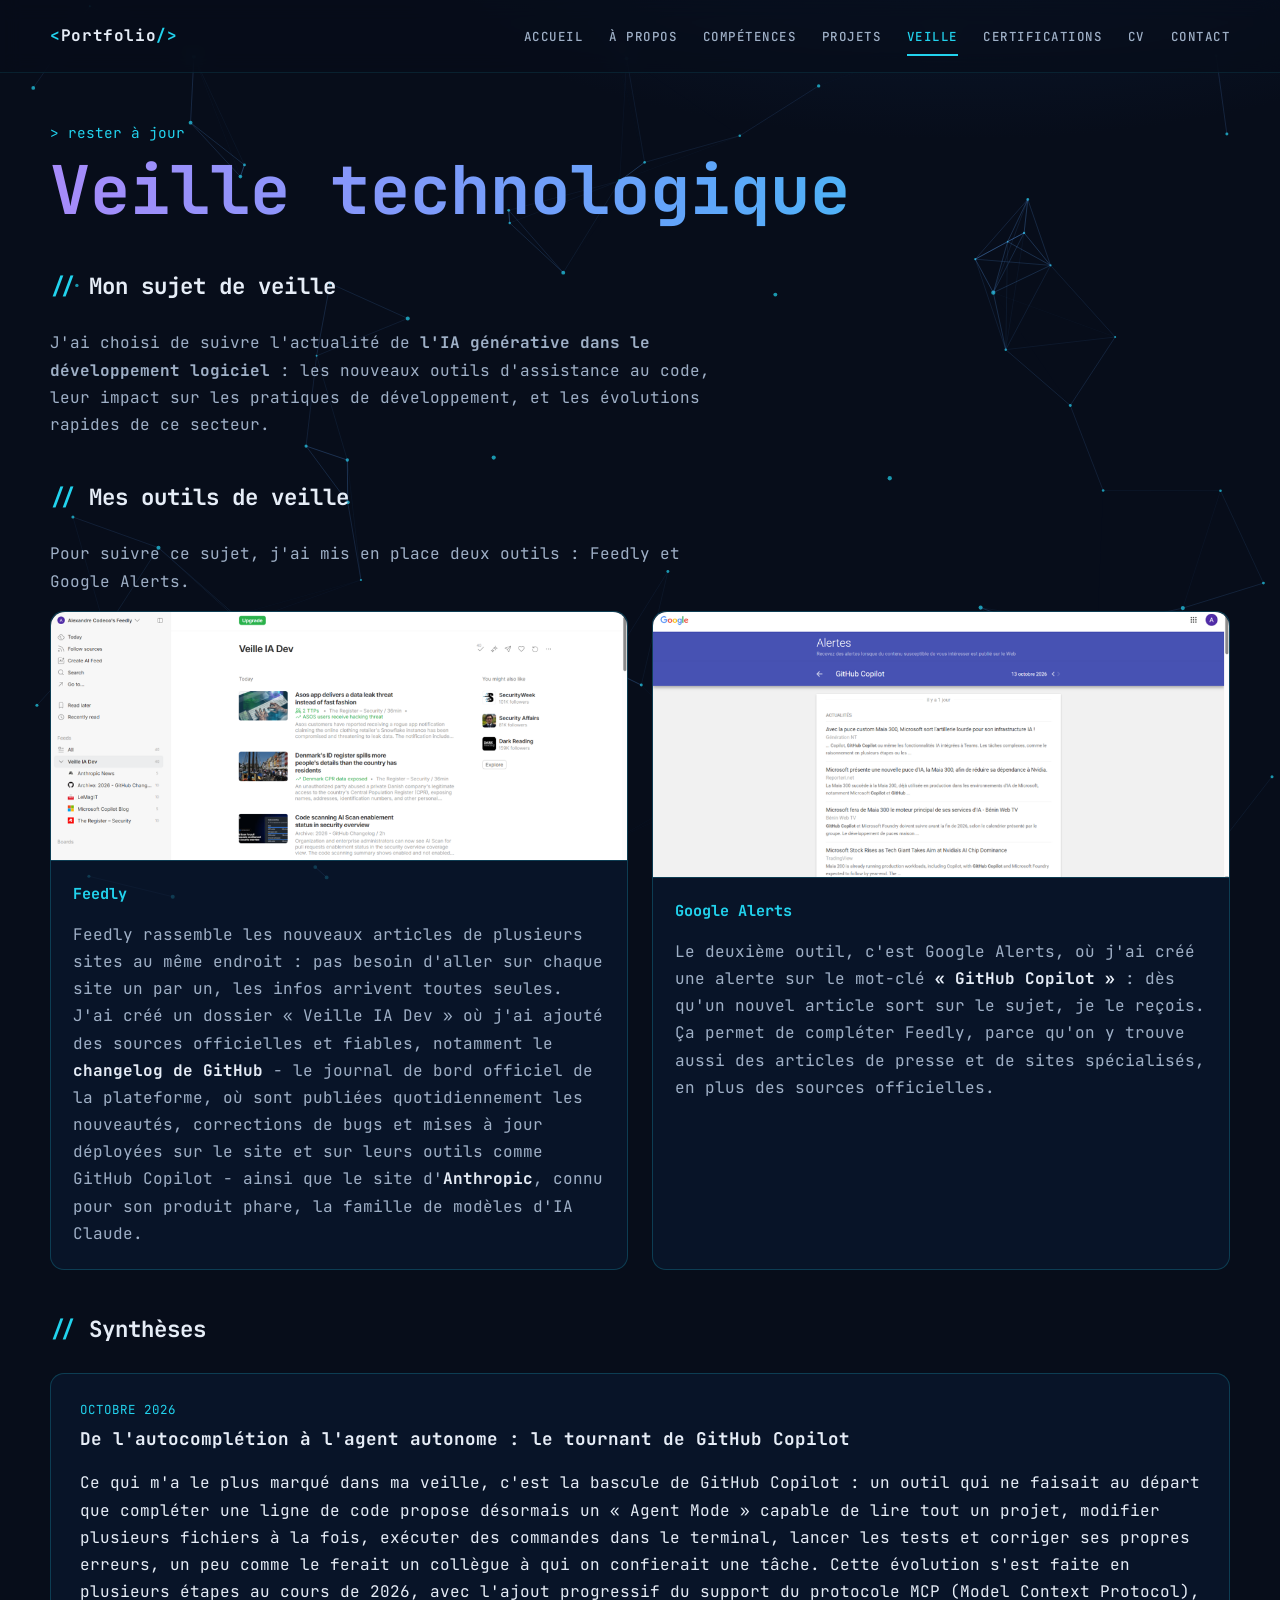
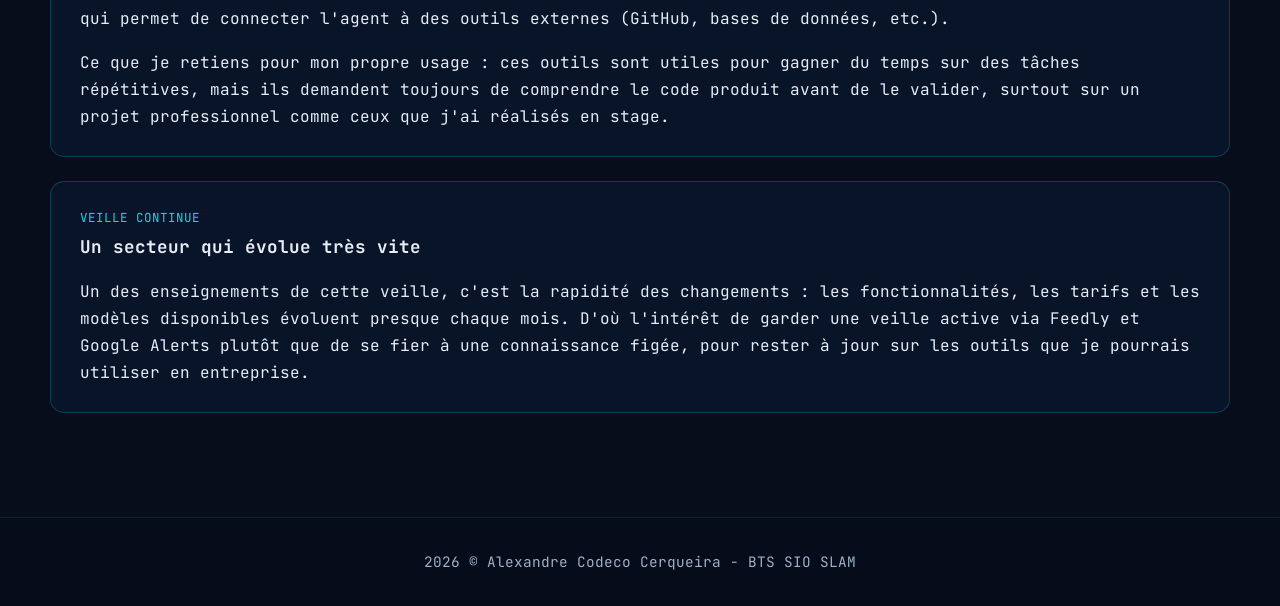
<file: veille.html>
<!DOCTYPE html>
<html lang="fr">
<head>
  <meta charset="UTF-8">
  <meta name="viewport" content="width=device-width, initial-scale=1.0">
  <meta name="description" content="Veille technologique d'Alexandre Codeco Cerqueira sur l'IA générative dans le développement logiciel.">
  <title>Veille technologique | Alexandre Codeco Cerqueira</title>

  <link rel="preconnect" href="https://fonts.googleapis.com">
  <link rel="preconnect" href="https://fonts.gstatic.com" crossorigin>
  <link href="https://fonts.googleapis.com/css2?family=JetBrains+Mono:wght@400;500;700&display=swap" rel="stylesheet">
  <link rel="stylesheet" href="css/style.css">
</head>
<body>
  <canvas id="bg-canvas" aria-hidden="true"></canvas>
  <div class="cursor-dot" aria-hidden="true"></div>
  <div class="cursor-ring" aria-hidden="true"></div>

  <header class="site-header">
    <nav class="container nav" aria-label="Navigation principale">
      <a href="index.html" class="logo">Portfolio</a>

      <button class="nav-toggle" aria-label="Ouvrir le menu" aria-expanded="false" aria-controls="nav-links">
        <span></span><span></span><span></span>
      </button>

      <ul class="nav-links" id="nav-links">
        <li><a href="index.html">Accueil</a></li>
        <li><a href="apropos.html">À propos</a></li>
        <li><a href="competences.html">Compétences</a></li>
        <li><a href="projets.html">Projets</a></li>
        <li><a href="veille.html" aria-current="page">Veille</a></li>
        <li><a href="certifications.html">Certifications</a></li>
        <li><a href="cv.html">CV</a></li>
        <li><a href="contact.html">Contact</a></li>
      </ul>
    </nav>
  </header>

  <main class="container page">
    <section class="page-head reveal">
      <p class="eyebrow">&gt; rester à jour</p>
      <h1 class="gradient-text">Veille technologique</h1>
    </section>

    <section class="reveal">
      <h2 class="section-title">Mon sujet de veille</h2>
      <p class="muted-text">
        J'ai choisi de suivre l'actualité de <strong>l'IA générative dans le développement logiciel</strong> :
        les nouveaux outils d'assistance au code, leur impact sur les pratiques de développement,
        et les évolutions rapides de ce secteur.
      </p>
    </section>

    <section class="reveal">
      <h2 class="section-title">Mes outils de veille</h2>
      <p class="muted-text">Pour suivre ce sujet, j'ai mis en place deux outils : Feedly et Google Alerts.</p>

      <div class="skills-grid">
        <div class="skill-card">
          <img class="skill-card-img" src="img/feedly-veille-ia-dev.png" alt="Dossier « Veille IA Dev » dans Feedly, avec les sources Anthropic News, Archive GitHub Changelog, LeMagIT, Microsoft Copilot Blog et The Register - Security">
          <h3>Feedly</h3>
          <p>
            Feedly rassemble les nouveaux articles de plusieurs sites au même endroit : pas besoin
            d'aller sur chaque site un par un, les infos arrivent toutes seules. J'ai créé un
            dossier « Veille IA Dev » où j'ai ajouté des sources officielles et fiables, notamment
            le <strong>changelog de GitHub</strong> - le journal de bord officiel de la plateforme,
            où sont publiées quotidiennement les nouveautés, corrections de bugs et mises à jour
            déployées sur le site et sur leurs outils comme GitHub Copilot - ainsi que le site
            d'<strong>Anthropic</strong>, connu pour son produit phare, la famille de modèles d'IA Claude.
          </p>
        </div>

        <div class="skill-card">
          <img class="skill-card-img" src="img/google-alerts-github-copilot.png" alt="Alerte Google Alerts sur le mot-clé « GitHub Copilot », avec les derniers articles reçus">
          <h3>Google Alerts</h3>
          <p>
            Le deuxième outil, c'est Google Alerts, où j'ai créé une alerte sur le mot-clé
            <strong>« GitHub Copilot »</strong> : dès qu'un nouvel article sort sur le sujet, je le
            reçois. Ça permet de compléter Feedly, parce qu'on y trouve aussi des articles de presse
            et de sites spécialisés, en plus des sources officielles.
          </p>
        </div>
      </div>
    </section>

    <section class="reveal">
      <h2 class="section-title">Synthèses</h2>

      <article class="article-card">
        <p class="timeline-date">Octobre 2026</p>
        <h3>De l'autocomplétion à l'agent autonome : le tournant de GitHub Copilot</h3>
        <p>
          Ce qui m'a le plus marqué dans ma veille, c'est la bascule de GitHub Copilot : un outil
          qui ne faisait au départ que compléter une ligne de code propose désormais un « Agent
          Mode » capable de lire tout un projet, modifier plusieurs fichiers à la fois, exécuter
          des commandes dans le terminal, lancer les tests et corriger ses propres erreurs, un peu
          comme le ferait un collègue à qui on confierait une tâche. Cette évolution s'est faite
          en plusieurs étapes au cours de 2026, avec l'ajout progressif du support du protocole
          MCP (Model Context Protocol), qui permet de connecter l'agent à des outils externes
          (GitHub, bases de données, etc.).
        </p>
        <p>
          <!-- TODO : remplace par ton avis personnel, par exemple ce que tu en penses pour
               ton propre usage en projet ou en stage -->
          Ce que je retiens pour mon propre usage : ces outils sont utiles pour gagner du temps
          sur des tâches répétitives, mais ils demandent toujours de comprendre le code produit
          avant de le valider, surtout sur un projet professionnel comme ceux que j'ai réalisés
          en stage.
        </p>
      </article>

      <article class="article-card">
        <p class="timeline-date">Veille continue</p>
        <h3>Un secteur qui évolue très vite</h3>
        <p>
          Un des enseignements de cette veille, c'est la rapidité des changements : les
          fonctionnalités, les tarifs et les modèles disponibles évoluent presque chaque mois.
          D'où l'intérêt de garder une veille active via Feedly et Google Alerts plutôt que de se
          fier à une connaissance figée, pour rester à jour sur les outils que je pourrais utiliser
          en entreprise.
        </p>
      </article>
    </section>
  </main>

  <footer class="site-footer">
    <p>2026 © Alexandre Codeco Cerqueira - BTS SIO SLAM</p>
  </footer>

  <script src="js/main.js"></script>
</body>
</html>
</file>
<file: css/style.css>
/* ==========================================================
   Portfolio BTS SIO SLAM - feuille de style commune
   ========================================================== */

:root {
  --bg: #070d1a;
  --panel: rgba(11, 24, 46, 0.72);
  --border: rgba(34, 211, 238, 0.22);
  --text: #e6edf7;
  --muted: #9fb0c7;
  --cyan: #22d3ee;
  --blue: #60a5fa;
  --violet: #a78bfa;
  --radius: 14px;
  --font: "JetBrains Mono", ui-monospace, "SFMono-Regular", Menlo, Consolas, monospace;
}

*, *::before, *::after { box-sizing: border-box; }

html { scroll-behavior: smooth; }

body {
  margin: 0;
  min-height: 100vh;
  display: flex;
  flex-direction: column;
  font-family: var(--font);
  font-size: 16px;
  line-height: 1.7;
  color: var(--text);
  background: radial-gradient(1200px 600px at 75% -10%, #0e2140 0%, var(--bg) 60%);
}

a { color: inherit; text-decoration: none; }

.container {
  width: min(1180px, 100% - 2.5rem);
  margin-inline: auto;
}

/* ---------- Écran de chargement (page d'accueil uniquement) ---------- */
.loader {
  position: fixed;
  inset: 0;
  z-index: 1000;
  display: flex;
  align-items: center;
  justify-content: center;
  overflow: hidden;
  /* légèrement transparent : les particules du fond (canvas) se voient à travers */
  background: rgba(7, 13, 26, 0.88);
  transition: opacity 0.5s ease, visibility 0.5s ease;
}

/* Coins façon interface "HUD" */
.loader-corner {
  position: absolute;
  width: 36px; height: 36px;
  border: 2px solid var(--cyan);
  opacity: 0.6;
}

.loader-corner--tl { top: 28px; left: 28px; border-right: 0; border-bottom: 0; }
.loader-corner--tr { top: 28px; right: 28px; border-left: 0; border-bottom: 0; }
.loader-corner--bl { bottom: 28px; left: 28px; border-right: 0; border-top: 0; }
.loader-corner--br { bottom: 28px; right: 28px; border-left: 0; border-top: 0; }

/* Ligne de scan qui balaie l'écran de haut en bas */
.loader-scanline {
  position: absolute;
  left: 0; right: 0;
  height: 2px;
  background: linear-gradient(90deg, transparent, var(--cyan), transparent);
  box-shadow: 0 0 14px 2px rgba(34, 211, 238, 0.6);
  animation: scanline-move 2.4s ease-in-out infinite;
}

@keyframes scanline-move {
  0%   { top: 10%; opacity: 0; }
  10%  { opacity: 1; }
  90%  { opacity: 1; }
  100% { top: 90%; opacity: 0; }
}

/* Titre "PORTFOLIO" avec glitch permanent pendant le chargement */
.loader-title {
  margin: 0 0 1.4rem;
  font-size: clamp(1.8rem, 6vw, 2.6rem);
  font-weight: 700;
  letter-spacing: 0.12em;
  background: linear-gradient(90deg, var(--violet), var(--blue) 55%, var(--cyan));
  -webkit-background-clip: text;
  background-clip: text;
  color: transparent;
}

.loader-title.glitch::before,
.loader-title.glitch::after {
  opacity: 0.8;
  animation: glitch-move 2.6s steps(2, end) infinite;
}

.loader-title.glitch::after { animation-direction: reverse; animation-duration: 2.1s; }

.loader.is-hidden {
  opacity: 0;
  visibility: hidden;
  pointer-events: none;
}

.loader-box { width: min(320px, 80vw); text-align: center; }

.loader-line {
  margin: 0 0 1.2rem;
  font-size: 0.95rem;
  color: var(--cyan);
  letter-spacing: 0.04em;
}

.loader-dots::after {
  content: "";
  animation: loader-dots 1.2s steps(4, end) infinite;
}

@keyframes loader-dots {
  0%   { content: ""; }
  25%  { content: "."; }
  50%  { content: ".."; }
  75%  { content: "..."; }
  100% { content: ""; }
}

.loader-bar {
  height: 4px;
  background: rgba(34, 211, 238, 0.12);
  border-radius: 999px;
  overflow: hidden;
}

.loader-fill {
  height: 100%;
  width: 0%;
  background: linear-gradient(90deg, var(--violet), var(--blue), var(--cyan));
  box-shadow: 0 0 12px rgba(34, 211, 238, 0.6);
  transition: width 0.15s ease-out;
}

.loader-pct {
  margin: 0.7rem 0 0;
  font-size: 0.75rem;
  color: var(--muted);
}

@media (prefers-reduced-motion: reduce) {
  .loader { display: none; }
}

/* ---------- Fond animé (canvas, rempli par main.js) ---------- */
#bg-canvas {
  position: fixed;
  inset: 0;
  width: 100%;
  height: 100%;
  z-index: 0;
  pointer-events: none;
}

.site-header, main, .site-footer { position: relative; z-index: 1; }

/* ---------- Header / navigation ---------- */
.site-header {
  position: sticky;
  top: 0;
  z-index: 50;
  background: rgba(7, 13, 26, 0.65);
  backdrop-filter: blur(10px);
  -webkit-backdrop-filter: blur(10px);
  border-bottom: 1px solid rgba(34, 211, 238, 0.10);
}

.nav {
  display: flex;
  align-items: center;
  justify-content: space-between;
  min-height: 72px;
}

.logo { font-weight: 700; letter-spacing: 0.04em; }
.logo::before { content: "<"; color: var(--cyan); }
.logo::after  { content: "/>"; color: var(--cyan); }

.nav-links {
  display: flex;
  gap: 1.6rem;
  list-style: none;
  margin: 0;
  padding: 0;
}

.nav-links a {
  position: relative;
  padding: 0.4rem 0;
  font-size: 0.78rem;
  font-weight: 500;
  letter-spacing: 0.12em;
  text-transform: uppercase;
  color: var(--muted);
  transition: color 0.2s;
}

.nav-links a::after {
  content: "";
  position: absolute;
  left: 0; bottom: -4px;
  width: 100%; height: 2px;
  background: var(--cyan);
  transform: scaleX(0);
  transform-origin: left;
  transition: transform 0.25s ease;
}

.nav-links a:hover,
.nav-links a[aria-current="page"] { color: var(--cyan); }

.nav-links a:hover::after,
.nav-links a[aria-current="page"]::after { transform: scaleX(1); }

.nav-toggle {
  display: none;
  flex-direction: column;
  gap: 5px;
  padding: 0.6rem;
  background: none;
  border: 1px solid var(--border);
  border-radius: 8px;
  cursor: pointer;
}

.nav-toggle span {
  display: block;
  width: 22px; height: 2px;
  background: var(--cyan);
  transition: transform 0.25s, opacity 0.25s;
}

.nav-toggle[aria-expanded="true"] span:nth-child(1) { transform: translateY(7px) rotate(45deg); }
.nav-toggle[aria-expanded="true"] span:nth-child(2) { opacity: 0; }
.nav-toggle[aria-expanded="true"] span:nth-child(3) { transform: translateY(-7px) rotate(-45deg); }

/* ---------- Hero (accueil) ---------- */
.hero {
  display: grid;
  grid-template-columns: 1.05fr 1fr;
  align-items: center;
  gap: 3rem;
  padding-block: 4.5rem 3rem;
}

.eyebrow { margin: 0 0 0.5rem; color: var(--cyan); font-size: 0.9rem; }

.gradient-text {
  margin: 0;
  font-size: clamp(2.4rem, 6vw, 4.2rem);
  line-height: 1.1;
  font-weight: 700;
  background: linear-gradient(90deg, var(--violet), var(--blue) 55%, var(--cyan));
  -webkit-background-clip: text;
  background-clip: text;
  color: transparent;
}

.role { min-height: 2rem; margin: 1rem 0 1.5rem; font-size: 1.1rem; color: var(--cyan); }
.caret { animation: blink 1s steps(2, start) infinite; }
@keyframes blink { to { visibility: hidden; } }

.intro { max-width: 34rem; margin: 0 0 2rem; color: var(--text); }

.hero-actions { display: flex; flex-wrap: wrap; gap: 1rem; }

.btn {
  display: inline-block;
  padding: 0.85rem 1.4rem;
  font-size: 0.78rem;
  font-weight: 700;
  letter-spacing: 0.1em;
  text-transform: uppercase;
  color: var(--text);
  background: rgba(34, 211, 238, 0.04);
  border: 1px solid rgba(230, 237, 247, 0.35);
  transition: color 0.2s, border-color 0.2s, box-shadow 0.2s, background 0.2s;
}

.btn:hover {
  color: var(--cyan);
  border-color: var(--cyan);
  background: rgba(34, 211, 238, 0.09);
  box-shadow: 0 0 22px rgba(34, 211, 238, 0.25);
}

/* ---------- Carte "IDE" (avec léger effet 3D au survol, via main.js) ---------- */
.code-card {
  background: var(--panel);
  border: 1px solid var(--border);
  border-radius: var(--radius);
  box-shadow: 0 0 40px rgba(34, 211, 238, 0.08), inset 0 0 30px rgba(34, 211, 238, 0.03);
  overflow: hidden;
  transform-style: preserve-3d;
  transition: transform 0.15s ease-out, box-shadow 0.3s;
  will-change: transform;
}

.code-card:hover {
  box-shadow: 0 0 55px rgba(34, 211, 238, 0.18), inset 0 0 30px rgba(34, 211, 238, 0.05);
}

.code-card-bar {
  display: flex;
  align-items: center;
  justify-content: space-between;
  padding: 0.7rem 1rem;
  border-bottom: 1px solid rgba(34, 211, 238, 0.12);
}

.dots { display: flex; gap: 0.45rem; }
.dots i { width: 9px; height: 9px; border-radius: 50%; background: rgba(34, 211, 238, 0.35); }

.code-card-title {
  font-size: 0.7rem;
  letter-spacing: 0.15em;
  text-transform: uppercase;
  color: var(--muted);
}

.code-card pre {
  margin: 0;
  padding: 1.2rem 1.4rem 1.6rem;
  overflow-x: auto;
  font-size: 0.85rem;
  line-height: 1.75;
  color: var(--cyan);
}

.code-card code { font-family: var(--font); }

.c-key  { color: var(--violet); }
.c-var  { color: var(--blue); }
.c-prop { color: #7dd3fc; }
.c-str  { color: #86efac; }
.c-bool { color: #fbbf24; }

/* ---------- Bandeau de stats ---------- */
.stats {
  display: grid;
  grid-template-columns: repeat(3, 1fr);
  gap: 1.5rem;
  padding-block: 2rem 4rem;
}

.stat {
  text-align: center;
  padding: 1.5rem 1rem;
  background: var(--panel);
  border: 1px solid var(--border);
  border-radius: var(--radius);
}

.stat-num {
  display: block;
  font-size: 2.2rem;
  font-weight: 700;
  color: var(--cyan);
}

.stat-label {
  display: block;
  margin-top: 0.3rem;
  font-size: 0.78rem;
  letter-spacing: 0.08em;
  text-transform: uppercase;
  color: var(--muted);
}

/* ---------- Apparition au scroll (classes posées par main.js) ---------- */
.reveal {
  opacity: 0;
  transform: translateY(24px);
  transition: opacity 0.7s ease, transform 0.7s ease;
}

.reveal.is-visible {
  opacity: 1;
  transform: none;
}

/* ---------- Pages intérieures (À propos, Compétences, etc.) ---------- */
.page { padding-block: 3rem 5rem; }

.page-head { margin-bottom: 2.5rem; }

.section-title {
  margin: 2.5rem 0 1.5rem;
  font-size: 1.4rem;
  color: var(--text);
}

.section-title::before {
  content: "// ";
  color: var(--cyan);
}

.muted-text { color: var(--muted); max-width: 42rem; }

/* ---------- Frise chronologique (À propos) ---------- */
.timeline {
  list-style: none;
  margin: 0;
  padding: 0 0 0 1.4rem;
  border-left: 2px solid var(--border);
}

.timeline-item { position: relative; padding: 0 0 2.5rem 1.6rem; }
.timeline-item:last-child { padding-bottom: 0; }

.timeline-dot {
  position: absolute;
  left: -1.56rem;
  top: 0.3rem;
  width: 12px; height: 12px;
  border-radius: 50%;
  background: var(--cyan);
  box-shadow: 0 0 10px var(--cyan);
}

.timeline-dot--future {
  background: transparent;
  border: 2px solid var(--violet);
  box-shadow: 0 0 10px var(--violet);
}

.timeline-date {
  margin: 0 0 0.2rem;
  font-size: 0.78rem;
  letter-spacing: 0.08em;
  text-transform: uppercase;
  color: var(--cyan);
}

.timeline-content h3 { margin: 0 0 0.3rem; font-size: 1.1rem; }

.timeline-sub { margin: 0 0 0.6rem; color: var(--muted); font-size: 0.9rem; }

.timeline-content p:last-child { margin: 0; max-width: 40rem; }

/* ---------- Étiquettes (tags) ---------- */
.tag-list {
  display: flex;
  flex-wrap: wrap;
  gap: 0.6rem;
  list-style: none;
  margin: 0;
  padding: 0;
}

.tag {
  padding: 0.45rem 0.9rem;
  font-size: 0.78rem;
  letter-spacing: 0.04em;
  color: var(--text);
  background: rgba(34, 211, 238, 0.06);
  border: 1px solid var(--border);
  border-radius: 999px;
  transition: border-color 0.2s, box-shadow 0.2s;
}

.tag:hover { border-color: var(--cyan); box-shadow: 0 0 14px rgba(34, 211, 238, 0.2); }

/* ---------- Centres d'intérêt (page À propos) ---------- */
.interest-grid {
  display: grid;
  grid-template-columns: repeat(auto-fit, minmax(240px, 1fr));
  gap: 1.5rem;
}

.interest-card {
  padding: 1.6rem;
  background: var(--panel);
  border: 1px solid var(--border);
  border-radius: var(--radius);
  transition: border-color 0.2s, box-shadow 0.2s, transform 0.2s;
}

.interest-card:hover {
  border-color: var(--cyan);
  box-shadow: 0 0 30px rgba(34, 211, 238, 0.15);
  transform: translateY(-3px);
}

.interest-icon {
  display: flex;
  align-items: center;
  justify-content: center;
  width: 48px; height: 48px;
  margin-bottom: 1rem;
  color: var(--cyan);
  background: rgba(34, 211, 238, 0.08);
  border: 1px solid var(--border);
  border-radius: 10px;
}

.interest-icon svg { width: 24px; height: 24px; }

.interest-card h3 { margin: 0 0 0.5rem; font-size: 1rem; }
.interest-card p { margin: 0; color: var(--muted); }
.interest-card a { color: var(--cyan); }
.interest-card a:hover { text-decoration: underline; }

/* ---------- Constellation de compétences (page Compétences) ---------- */
.constellation-wrap {
  position: relative;
  background:
    radial-gradient(600px 400px at 20% 10%, rgba(167, 139, 250, 0.06), transparent 60%),
    radial-gradient(600px 400px at 85% 15%, rgba(34, 211, 238, 0.06), transparent 60%),
    var(--panel);
  border: 1px solid var(--border);
  border-radius: var(--radius);
  padding: 0.5rem;
  overflow: hidden;
}

.constellation {
  display: block;
  width: 100%;
  height: auto;
}

/* Traits : chaque branche a la couleur de sa famille */
.edge {
  stroke-width: 1.4;
  fill: none;
}

.edge-core   { stroke: rgba(230, 237, 247, 0.35); stroke-width: 1.8; }
.edge-lang   { stroke: rgba(34, 211, 238, 0.4); }
.edge-bdd    { stroke: rgba(167, 139, 250, 0.4); }
.edge-outils { stroke: rgba(96, 165, 250, 0.4); }

/* Anneaux en orbite autour du centre et des hubs, qui tournent lentement */
.orbit-ring {
  fill: none;
  stroke-width: 1;
  stroke-dasharray: 3 7;
  transform-box: fill-box;
  transform-origin: center;
}

.skill-node--lang .orbit-ring   { stroke: rgba(34, 211, 238, 0.45); }
.skill-node--bdd .orbit-ring    { stroke: rgba(167, 139, 250, 0.45); }
.skill-node--outils .orbit-ring { stroke: rgba(96, 165, 250, 0.45); }
.skill-node--core .orbit-ring   { stroke: rgba(230, 237, 247, 0.45); }

.skill-node--hub .orbit-ring,
.skill-node--core .orbit-ring {
  animation: orbit-spin 14s linear infinite;
}

@keyframes orbit-spin {
  to { transform: rotate(360deg); }
}

/* Nœuds : groupe cliquable (pas de scale au survol : ça faisait "sauter" le point) */
.skill-node {
  cursor: pointer;
  outline: none;
}

.skill-node circle:not(.orbit-ring) {
  stroke-width: 1.5;
  transition: filter 0.25s, stroke-width 0.25s;
}

.skill-node--lang circle:not(.orbit-ring)   { stroke: var(--cyan); }
.skill-node--bdd circle:not(.orbit-ring)    { stroke: var(--violet); }
.skill-node--outils circle:not(.orbit-ring) { stroke: var(--blue); }
.skill-node--core circle:not(.orbit-ring)   { stroke: var(--text); stroke-width: 1; }

.skill-label {
  fill: var(--muted);
  font-family: var(--font);
  font-size: 15px;
  text-anchor: middle;
  pointer-events: none;
  user-select: none;
  transition: fill 0.2s;
}

.skill-label--lg {
  fill: var(--text);
  font-size: 17px;
  font-weight: 700;
}

/* --- Survol / focus : le nœud s'illumine (pas de changement de taille) --- */
.skill-node--lang:hover circle:not(.orbit-ring),
.skill-node--lang:focus-visible circle:not(.orbit-ring) {
  filter: drop-shadow(0 0 16px rgba(34, 211, 238, 0.85));
}
.skill-node--bdd:hover circle:not(.orbit-ring),
.skill-node--bdd:focus-visible circle:not(.orbit-ring) {
  filter: drop-shadow(0 0 16px rgba(167, 139, 250, 0.85));
}
.skill-node--outils:hover circle:not(.orbit-ring),
.skill-node--outils:focus-visible circle:not(.orbit-ring) {
  filter: drop-shadow(0 0 16px rgba(96, 165, 250, 0.85));
}
.skill-node--core:hover circle:not(.orbit-ring),
.skill-node--core:focus-visible circle:not(.orbit-ring) {
  filter: drop-shadow(0 0 20px rgba(230, 237, 247, 0.85));
}

.skill-node:hover .skill-label,
.skill-node:focus-visible .skill-label { fill: var(--text); }

/* --- Sélectionné (après un clic) : halo permanent, pas de changement de taille --- */
.skill-node--lang.is-active circle:not(.orbit-ring)   { filter: drop-shadow(0 0 18px rgba(34, 211, 238, 0.95)); stroke-width: 2.5; }
.skill-node--bdd.is-active circle:not(.orbit-ring)    { filter: drop-shadow(0 0 18px rgba(167, 139, 250, 0.95)); stroke-width: 2.5; }
.skill-node--outils.is-active circle:not(.orbit-ring) { filter: drop-shadow(0 0 18px rgba(96, 165, 250, 0.95)); stroke-width: 2.5; }
.skill-node--core.is-active circle:not(.orbit-ring)   { filter: drop-shadow(0 0 22px rgba(230, 237, 247, 0.95)); stroke-width: 2; }

.skill-node.is-active .skill-label { fill: var(--text); font-weight: 700; }

/* Respiration lente du centre et des hubs, pour un effet "vivant" */
.skill-node--core .node-core,
.skill-node--hub circle:not(.orbit-ring) {
  animation: breathe 3.6s ease-in-out infinite;
}

@keyframes breathe {
  0%, 100% { filter: drop-shadow(0 0 6px rgba(34, 211, 238, 0.25)); }
  50% { filter: drop-shadow(0 0 16px rgba(34, 211, 238, 0.5)); }
}

/* Panneau de détail sous la constellation */
.skill-info {
  margin-top: 1.5rem;
  padding: 1.4rem 1.6rem;
  background: var(--panel);
  border: 1px solid var(--border);
  border-radius: var(--radius);
  min-height: 5.5rem;
}

.skill-info h3 { margin: 0 0 0.5rem; color: var(--cyan); font-size: 1.05rem; }
.skill-info p { margin: 0; color: var(--text); max-width: 46rem; }

@media (prefers-reduced-motion: reduce) {
  .orbit-ring, .skill-node--core .node-core, .skill-node--hub circle:not(.orbit-ring) { animation: none; }
  .skill-node { transition: none; }
}

@media (max-width: 640px) {
  .skill-label { font-size: 19px; }
  .skill-label--lg { font-size: 21px; }
}

/* ---------- Cartes de compétences (grille) ---------- */
.skills-grid {
  display: grid;
  grid-template-columns: repeat(auto-fit, minmax(240px, 1fr));
  gap: 1.5rem;
}

.skill-card {
  padding: 1.4rem;
  background: var(--panel);
  border: 1px solid var(--border);
  border-radius: var(--radius);
}

.skill-card h3 {
  margin: 0 0 0.9rem;
  font-size: 0.95rem;
  color: var(--cyan);
}

/* Capture d'écran en haut d'une carte (page Veille) */
.skill-card-img {
  display: block;
  width: calc(100% + 2.8rem);
  margin: -1.4rem -1.4rem 1.2rem;
  border-bottom: 1px solid var(--border);
  border-radius: var(--radius) var(--radius) 0 0;
}

.skill-card p { margin: 0; color: var(--muted); }
.skill-card p strong { color: var(--text); }

/* ---------- Cartes de projet (page Projets) ---------- */
.project-card {
  margin-bottom: 2.5rem;
  padding: 2rem;
  background: var(--panel);
  border: 1px solid var(--border);
  border-radius: var(--radius);
  scroll-margin-top: 90px; /* pour que le lien d'ancre ne passe pas sous le header collant */
}

.project-head {
  display: flex;
  flex-wrap: wrap;
  align-items: center;
  gap: 1rem;
  margin-bottom: 1rem;
}

.project-head h2 { margin: 0; font-size: 1.5rem; }

.project-lead { color: var(--muted); max-width: 48rem; margin: 0 0 1.5rem; }

.project-grid {
  display: grid;
  grid-template-columns: repeat(auto-fit, minmax(260px, 1fr));
  gap: 1.5rem;
  margin-bottom: 1.5rem;
}

.project-grid h3 { margin: 0 0 0.4rem; font-size: 0.95rem; color: var(--cyan); }
.project-grid p { margin: 0; }

.project-card code {
  padding: 0.1rem 0.4rem;
  background: rgba(34, 211, 238, 0.08);
  border-radius: 4px;
  font-size: 0.85em;
}

/* ---------- Page Projets : vue d'ensemble (3 cartes) ---------- */
.project-overview {
  display: grid;
  grid-template-columns: repeat(auto-fit, minmax(260px, 1fr));
  gap: 1.5rem;
  margin-bottom: 3.5rem;
}

.overview-card {
  position: relative;
  display: flex;
  flex-direction: column;
  background: var(--panel);
  border: 1px solid var(--border);
  border-radius: var(--radius);
  overflow: hidden;
  transition: border-color 0.2s, box-shadow 0.2s, transform 0.2s;
}

.overview-card:hover {
  border-color: var(--cyan);
  box-shadow: 0 0 30px rgba(34, 211, 238, 0.15);
  transform: translateY(-4px);
}

.overview-card img {
  display: block;
  width: 100%;
  aspect-ratio: 16 / 9;
  object-fit: cover;
  object-position: top;
  border-bottom: 1px solid var(--border);
}

/* Illustration en haut de chaque carte (remplace la capture d'écran) */
.overview-art {
  display: flex;
  align-items: center;
  justify-content: center;
  aspect-ratio: 16 / 9;
  overflow: hidden;
  border-bottom: 1px solid var(--border);
  background-image:
    radial-gradient(rgba(230, 237, 247, 0.07) 1px, transparent 1px),
    linear-gradient(135deg, rgba(34, 211, 238, 0.12), rgba(167, 139, 250, 0.10));
  background-size: 22px 22px, 100% 100%;
}

.overview-art--inter {
  background-image:
    radial-gradient(rgba(230, 237, 247, 0.07) 1px, transparent 1px),
    linear-gradient(135deg, rgba(167, 139, 250, 0.14), rgba(96, 165, 250, 0.10));
}

.overview-art--materiel {
  background-image:
    radial-gradient(rgba(230, 237, 247, 0.07) 1px, transparent 1px),
    linear-gradient(135deg, rgba(96, 165, 250, 0.14), rgba(34, 211, 238, 0.10));
}

.overview-art svg {
  width: 88%;
  height: auto;
  filter: drop-shadow(0 0 10px rgba(34, 211, 238, 0.3));
  transition: transform 0.3s ease, filter 0.3s ease;
}

.overview-card:hover .overview-art svg {
  transform: scale(1.06);
  filter: drop-shadow(0 0 16px rgba(34, 211, 238, 0.55));
}

@media (prefers-reduced-motion: reduce) {
  .overview-art svg, .overview-card:hover .overview-art svg { transition: none; transform: none; }
}

.overview-body { padding: 1.2rem 1.4rem 1.4rem; }

.overview-num {
  font-size: 0.72rem;
  letter-spacing: 0.12em;
  color: var(--cyan);
}

.overview-body h2 { margin: 0.2rem 0 0.4rem; font-size: 1.25rem; }
.overview-body p { margin: 0 0 0.9rem; color: var(--muted); font-size: 0.92rem; }

/* ---------- Page Projets : fiche détaillée d'un projet ---------- */
.project-showcase {
  margin-bottom: 3rem;
  padding: 2rem;
  background: var(--panel);
  border: 1px solid var(--border);
  border-radius: var(--radius);
  scroll-margin-top: 90px;
}

.showcase-head {
  display: flex;
  align-items: center;
  gap: 1.2rem;
  margin-bottom: 1.2rem;
}

.showcase-num {
  font-size: 2.6rem;
  font-weight: 700;
  line-height: 1;
  background: linear-gradient(135deg, var(--violet), var(--cyan));
  -webkit-background-clip: text;
  background-clip: text;
  color: transparent;
}

.showcase-head h2 { margin: 0; font-size: 1.7rem; }
.showcase-sub { margin: 0.2rem 0 0; color: var(--muted); }

/* Ligne d'infos clés (type, contexte, ...) */
.meta-row {
  display: flex;
  flex-wrap: wrap;
  gap: 0.7rem;
  list-style: none;
  margin: 0 0 1.8rem;
  padding: 0;
}

.meta-row li {
  display: flex;
  flex-direction: column;
  padding: 0.55rem 0.9rem;
  font-size: 0.85rem;
  background: rgba(34, 211, 238, 0.05);
  border: 1px solid var(--border);
  border-radius: 10px;
}

.meta-row li span {
  font-size: 0.65rem;
  letter-spacing: 0.1em;
  text-transform: uppercase;
  color: var(--cyan);
}

/* Galerie de captures d'écran dans des "fenêtres de navigateur" */
.project-gallery {
  display: grid;
  grid-template-columns: repeat(auto-fit, minmax(300px, 1fr));
  gap: 1.5rem;
  margin-bottom: 2rem;
}

.browser-frame {
  margin: 0;
  background: #0b1526;
  border: 1px solid var(--border);
  border-radius: 12px;
  overflow: hidden;
  box-shadow: 0 10px 40px rgba(0, 0, 0, 0.35);
}

.browser-bar {
  display: flex;
  gap: 6px;
  padding: 0.55rem 0.8rem;
  background: rgba(34, 211, 238, 0.07);
  border-bottom: 1px solid var(--border);
}

.browser-bar i { width: 9px; height: 9px; border-radius: 50%; background: rgba(230, 237, 247, 0.25); }

.browser-frame img {
  display: block;
  width: 100%;
  height: auto;
  cursor: zoom-in;
  transition: opacity 0.2s;
}

.browser-frame img:hover { opacity: 0.88; }

.browser-frame figcaption {
  padding: 0.7rem 0.9rem;
  font-size: 0.8rem;
  color: var(--muted);
  border-top: 1px solid var(--border);
}

.project-block h3 { margin: 0 0 0.5rem; font-size: 0.95rem; color: var(--cyan); }
.project-block p { margin: 0; }

.feature-list {
  margin: 0;
  padding: 0;
  list-style: none;
}

.feature-list li {
  position: relative;
  padding-left: 1.3rem;
  margin-bottom: 0.4rem;
}

.feature-list li::before {
  content: "›";
  position: absolute;
  left: 0;
  color: var(--cyan);
  font-weight: 700;
}

.skills-title { margin: 0.5rem 0 0.8rem; font-size: 0.95rem; color: var(--cyan); }

/* ---------- Fenêtre d'agrandissement des captures (lightbox) ---------- */
.lightbox {
  position: fixed;
  inset: 0;
  z-index: 2000;
  display: flex;
  align-items: center;
  justify-content: center;
  padding: 2rem;
  background: rgba(4, 8, 16, 0.92);
  cursor: zoom-out;
}

.lightbox[hidden] { display: none; }

.lightbox img {
  max-width: 100%;
  max-height: 100%;
  border: 1px solid var(--border);
  border-radius: 10px;
  box-shadow: 0 0 60px rgba(34, 211, 238, 0.2);
}

.lightbox-close {
  position: absolute;
  top: 1rem;
  right: 1.4rem;
  font-size: 2.2rem;
  line-height: 1;
  color: var(--text);
  background: none;
  border: 0;
  cursor: pointer;
}

.lightbox-close:hover { color: var(--cyan); }

@media (max-width: 640px) {
  .project-showcase { padding: 1.3rem; }
  .project-gallery { grid-template-columns: 1fr; }
  .showcase-num { font-size: 2rem; }
}

/* ---------- Petit bouton (lien "voir le certificat") ---------- */
.btn-small { padding: 0.5rem 1rem; font-size: 0.68rem; }

/* ---------- Certifications ---------- */
.cert-grid {
  display: grid;
  grid-template-columns: repeat(auto-fit, minmax(260px, 1fr));
  gap: 1.5rem;
}

/* Carte mise en avant avec le vrai badge Pix (image) */
.cert-card--featured {
  grid-column: 1 / -1;
  display: flex;
  align-items: center;
  gap: 1.8rem;
}

.cert-score-badge {
  flex: none;
  width: 140px;
  height: auto;
}

@media (max-width: 560px) {
  .cert-card--featured { flex-direction: column; text-align: center; }
}

.cert-card {
  padding: 1.6rem;
  background: var(--panel);
  border: 1px solid var(--border);
  border-radius: var(--radius);
}

.cert-card-top {
  display: flex;
  align-items: center;
  justify-content: space-between;
  margin-bottom: 1rem;
}

.cert-badge {
  padding: 0.3rem 0.7rem;
  font-size: 0.75rem;
  font-weight: 700;
  letter-spacing: 0.08em;
  color: var(--bg);
  background: var(--cyan);
  border-radius: 6px;
}

.cert-score { font-size: 0.85rem; color: var(--muted); }

.cert-card h3 { margin: 0 0 0.5rem; }
.cert-card p { margin: 0 0 1.2rem; color: var(--muted); }

/* ---------- Aperçu du CV (page CV) ---------- */
.cv-preview {
  margin-top: 1rem;
  border: 1px solid var(--border);
  border-radius: var(--radius);
  overflow: hidden;
  background: var(--panel);
}

.cv-preview iframe {
  display: block;
  width: 100%;
  height: 75vh;
  border: 0;
}

/* ---------- Contact ---------- */
.contact-grid {
  display: grid;
  grid-template-columns: repeat(auto-fit, minmax(220px, 1fr));
  gap: 1.5rem;
}

.contact-card {
  display: flex;
  flex-direction: column;
  gap: 0.4rem;
  padding: 1.6rem;
  background: var(--panel);
  border: 1px solid var(--border);
  border-radius: var(--radius);
  transition: border-color 0.2s, box-shadow 0.2s, transform 0.2s;
}

.contact-card:hover {
  border-color: var(--cyan);
  box-shadow: 0 0 30px rgba(34, 211, 238, 0.15);
  transform: translateY(-3px);
}

.contact-label {
  font-size: 0.72rem;
  letter-spacing: 0.1em;
  text-transform: uppercase;
  color: var(--cyan);
}

.contact-value { font-size: 1rem; word-break: break-word; }

/* ---------- Articles de synthèse (page Veille) ---------- */
.article-card {
  margin-bottom: 1.5rem;
  padding: 1.6rem 1.8rem;
  background: var(--panel);
  border: 1px solid var(--border);
  border-radius: var(--radius);
}

.article-card h3 { margin: 0.2rem 0 0.8rem; font-size: 1.1rem; }
.article-card p:last-child { margin-bottom: 0; }

/* ---------- Effet glitch sur le nom (survol) ---------- */
.glitch { position: relative; }

.glitch::before,
.glitch::after {
  content: attr(data-text);
  position: absolute;
  inset: 0;
  background: linear-gradient(90deg, var(--violet), var(--blue) 55%, var(--cyan));
  -webkit-background-clip: text;
  background-clip: text;
  color: transparent;
  opacity: 0;
}

.glitch:hover::before,
.glitch:hover::after { opacity: 0.85; }

.glitch:hover::before {
  transform: translate(-2px, 1px);
  clip-path: inset(0 0 55% 0);
  animation: glitch-move 0.5s steps(2, end) infinite;
}

.glitch:hover::after {
  transform: translate(2px, -1px);
  clip-path: inset(45% 0 0 0);
  animation: glitch-move 0.4s steps(2, end) infinite reverse;
}

@keyframes glitch-move {
  0%   { transform: translate(-2px, 1px); }
  50%  { transform: translate(2px, -1px); }
  100% { transform: translate(-1px, 2px); }
}

/* ---------- Rangée d'icônes sociales (icône + étiquette dessous) ---------- */
.social-row {
  display: flex;
  flex-wrap: wrap;
  gap: 1.4rem;
  margin-top: 1.8rem;
}

.social-item {
  display: flex;
  flex-direction: column;
  align-items: center;
  gap: 0.55rem;
  min-width: 52px;
  color: var(--muted);
  transition: color 0.2s, transform 0.2s;
}

.social-icon {
  display: flex;
  align-items: center;
  justify-content: center;
  width: 42px; height: 42px;
  background: rgba(34, 211, 238, 0.04);
  border: 1px solid rgba(230, 237, 247, 0.25);
  border-radius: 10px;
  transition: border-color 0.2s, box-shadow 0.2s;
}

.social-icon svg { width: 20px; height: 20px; }

/* Étiquette : même style que les liens du menu (monospace, majuscules espacées) */
.social-label {
  font-size: 0.68rem;
  font-weight: 500;
  letter-spacing: 0.14em;
  text-transform: uppercase;
  color: var(--muted);
  transition: color 0.2s;
}

.social-item:hover,
.social-item:focus-visible {
  color: var(--cyan);
  transform: translateY(-3px);
}

.social-item:hover .social-icon,
.social-item:focus-visible .social-icon {
  border-color: var(--cyan);
  box-shadow: 0 0 18px rgba(34, 211, 238, 0.3);
}

.social-item:hover .social-label,
.social-item:focus-visible .social-label { color: var(--cyan); }

/* ---------- Terminal de boot (accueil) ---------- */
.boot-terminal {
  background: var(--panel);
  border: 1px solid var(--border);
  border-radius: var(--radius);
  overflow: hidden;
  margin-bottom: 2rem;
}

.boot-output {
  margin: 0;
  padding: 1.2rem 1.4rem 1.5rem;
  min-height: 11.5rem;
  font-size: 0.82rem;
  line-height: 1.75;
  color: #86efac; /* vert "terminal" */
  white-space: pre-wrap;
  word-break: break-word;
}

/* ---------- Indicateur de scroll animé ---------- */
.scroll-indicator {
  display: flex;
  justify-content: center;
  padding-bottom: 1.5rem;
}

.scroll-mouse {
  width: 24px; height: 38px;
  border: 2px solid rgba(34, 211, 238, 0.5);
  border-radius: 14px;
  display: flex;
  justify-content: center;
  padding-top: 6px;
}

.scroll-wheel {
  width: 4px; height: 8px;
  background: var(--cyan);
  border-radius: 2px;
  animation: scroll-wheel 1.6s ease-in-out infinite;
}

@keyframes scroll-wheel {
  0%   { opacity: 1; transform: translateY(0); }
  70%  { opacity: 0; transform: translateY(10px); }
  100% { opacity: 0; transform: translateY(10px); }
}

/* ---------- Footer ---------- */
.site-footer {
  padding: 2rem 1rem;
  text-align: center;
  font-size: 0.9rem;
  color: var(--muted);
  border-top: 1px solid rgba(34, 211, 238, 0.12);
  background: rgba(7, 13, 26, 0.55);
}

.site-footer p { margin: 0; }

/* ---------- Curseur personnalisé ---------- */
.cursor-dot, .cursor-ring { display: none; }

html.has-cursor, html.has-cursor a, html.has-cursor button { cursor: none; }

html.has-cursor .cursor-dot,
html.has-cursor .cursor-ring {
  display: block;
  position: fixed;
  top: 0; left: 0;
  pointer-events: none;
  z-index: 9999;
  border-radius: 50%;
  opacity: 0;
  transition: opacity 0.2s;
}

html.has-cursor.cursor-active .cursor-dot,
html.has-cursor.cursor-active .cursor-ring { opacity: 1; }

.cursor-dot {
  width: 6px; height: 6px;
  margin: -3px 0 0 -3px;
  background: var(--cyan);
  box-shadow: 0 0 10px var(--cyan);
}

.cursor-ring {
  width: 34px; height: 34px;
  margin: -17px 0 0 -17px;
  border: 1px solid var(--cyan);
  transition: opacity 0.2s, width 0.2s, height 0.2s, margin 0.2s, background 0.2s;
}

.cursor-ring.hover {
  width: 56px; height: 56px;
  margin: -28px 0 0 -28px;
  background: rgba(34, 211, 238, 0.1);
}

/* ---------- Responsive ---------- */
@media (max-width: 960px) {
  .hero { grid-template-columns: 1fr; gap: 2.5rem; padding-block: 2.5rem 1.5rem; }
  .stats { grid-template-columns: 1fr; padding-block: 1rem 3rem; }
}

@media (max-width: 900px) {
  .nav-toggle { display: flex; }

  .nav-links {
    position: absolute;
    top: 100%;
    left: 0; right: 0;
    flex-direction: column;
    gap: 0;
    padding: 0.5rem 1.25rem 1rem;
    background: rgba(7, 13, 26, 0.96);
    border-bottom: 1px solid var(--border);
    display: none;
  }

  .nav-links.open { display: flex; }
  .nav-links a { display: block; padding: 0.8rem 0; }
  .nav-links a::after { display: none; }
}

@media (max-width: 480px) {
  .code-card pre { font-size: 0.72rem; padding: 1rem; }
  .btn { width: 100%; text-align: center; }
}

/* Respect des préférences d'accessibilité */
@media (prefers-reduced-motion: reduce) {
  html { scroll-behavior: auto; }
  .caret { animation: none; }
  .reveal { opacity: 1; transform: none; transition: none; }
  .scroll-wheel { animation: none; }
  .glitch::before, .glitch::after { display: none; }
  * { transition-duration: 0.01ms !important; }
}

@media (max-width: 480px) {
  .scroll-indicator { display: none; }
}
</file>
